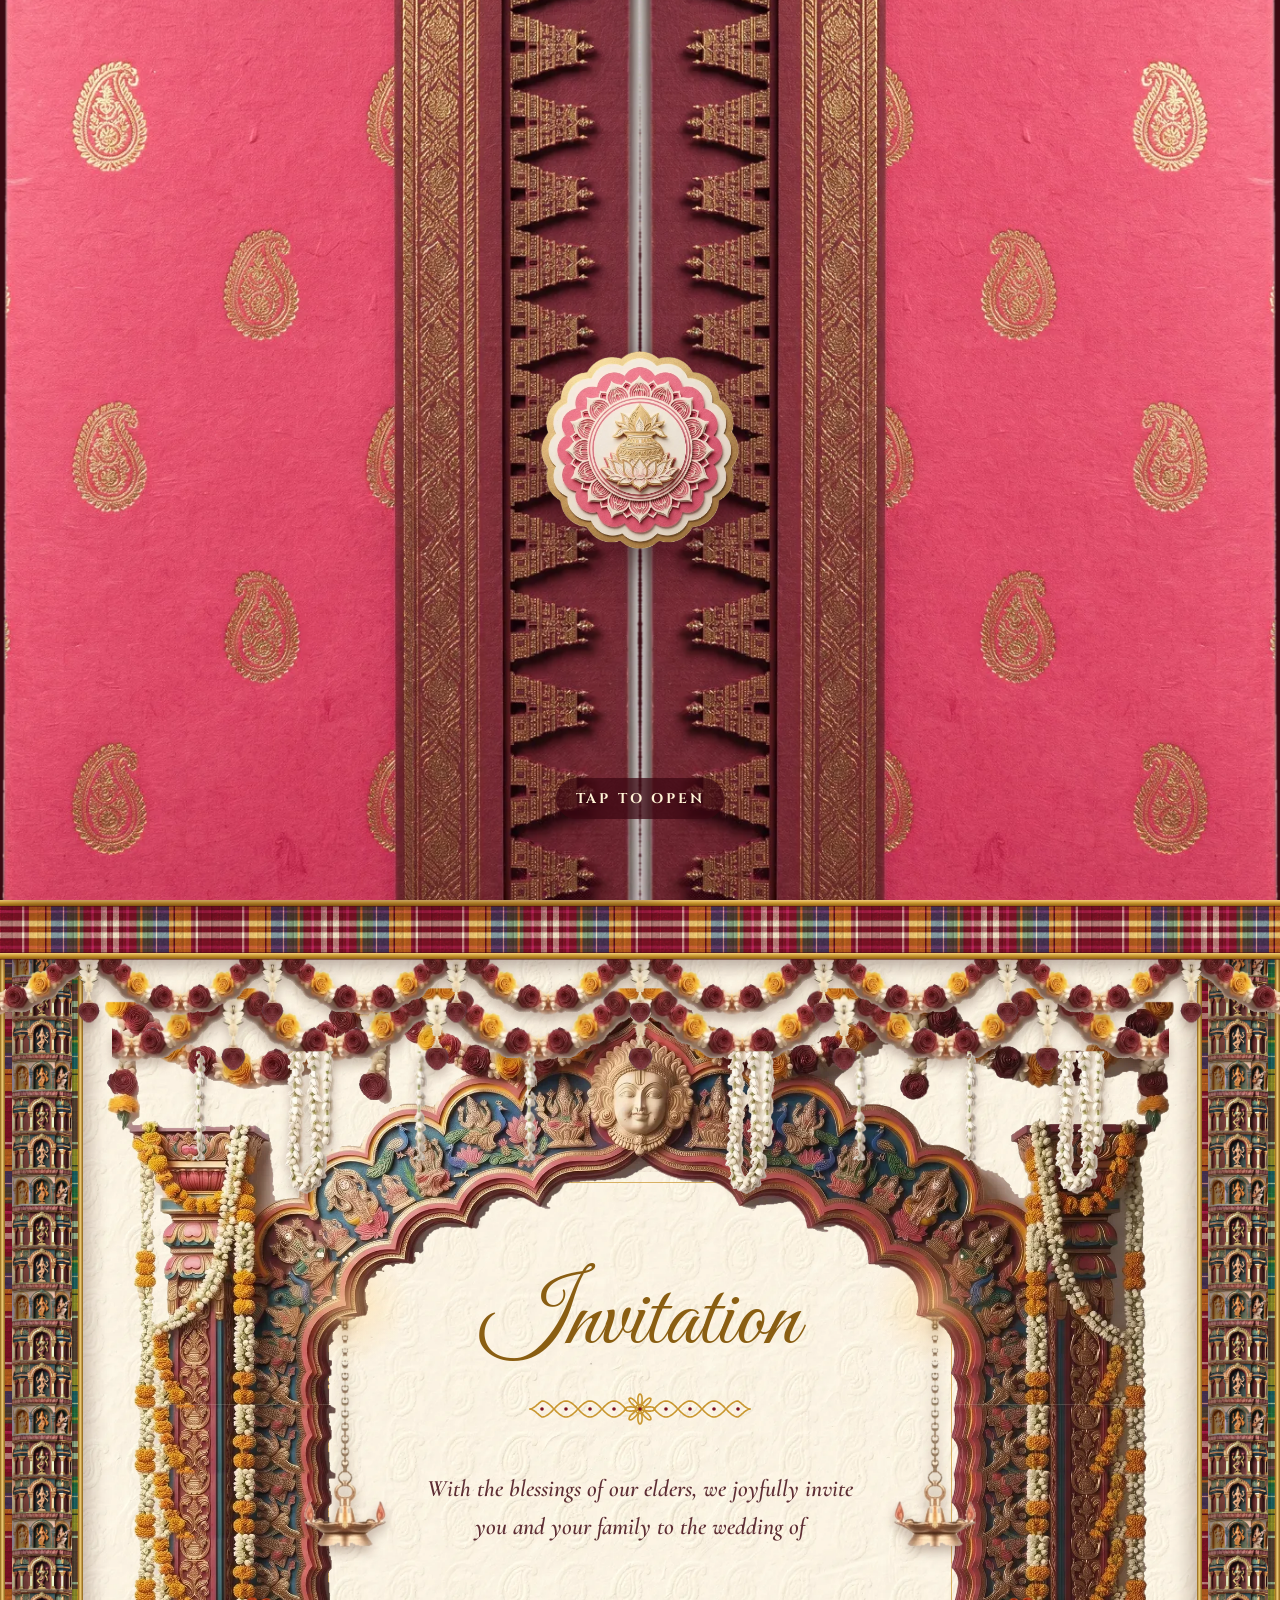
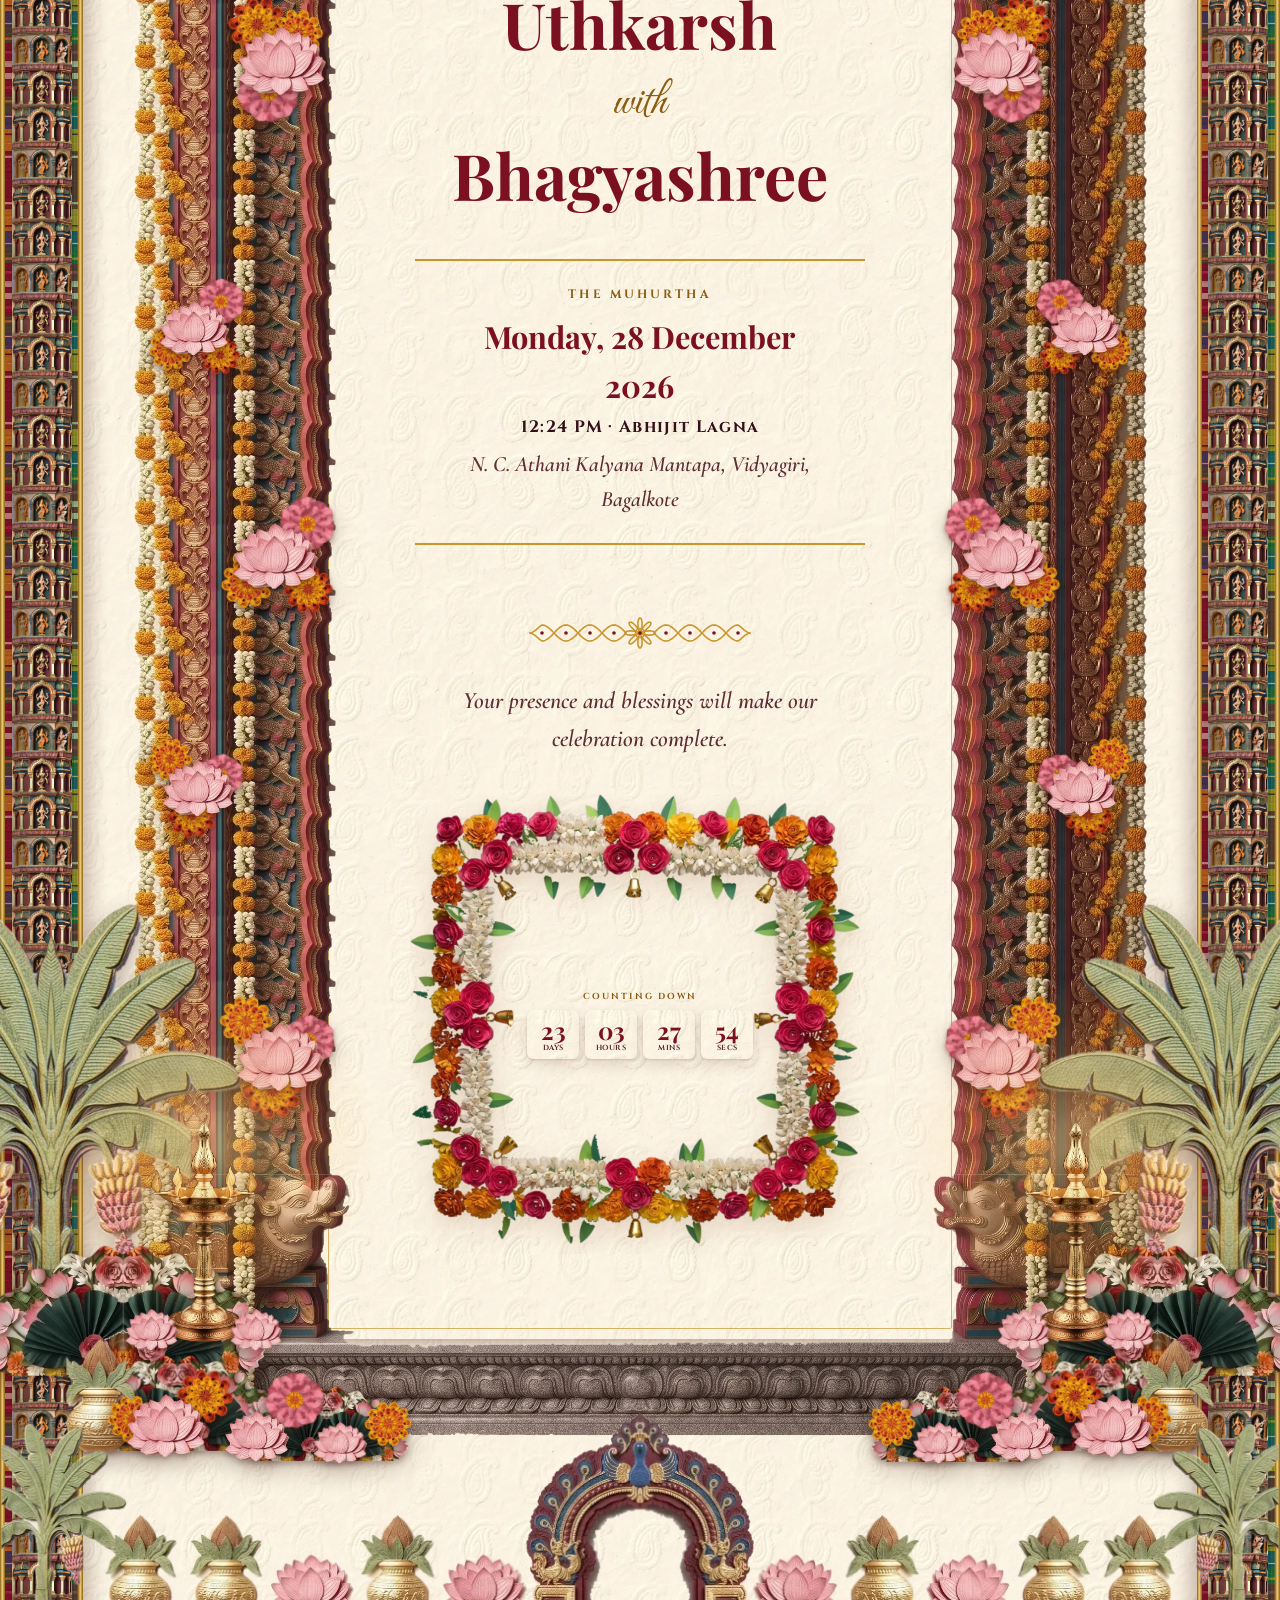
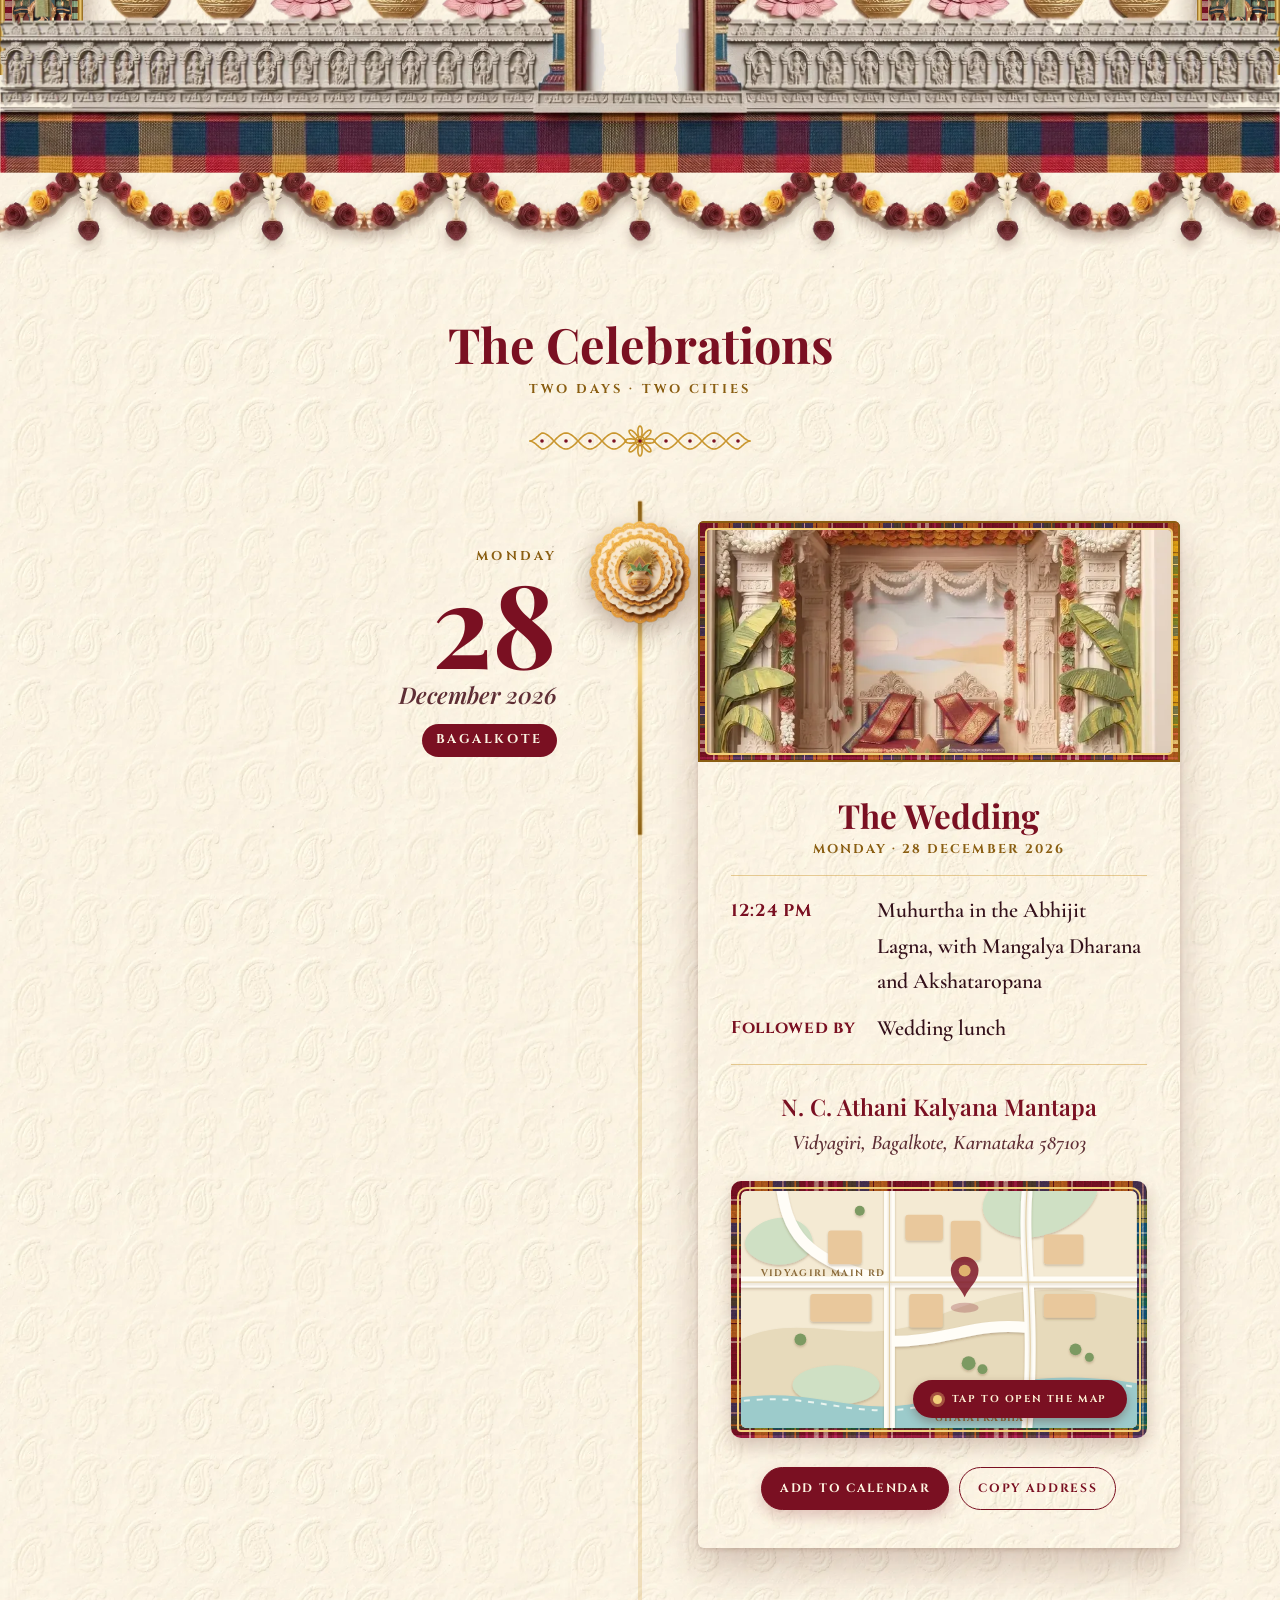
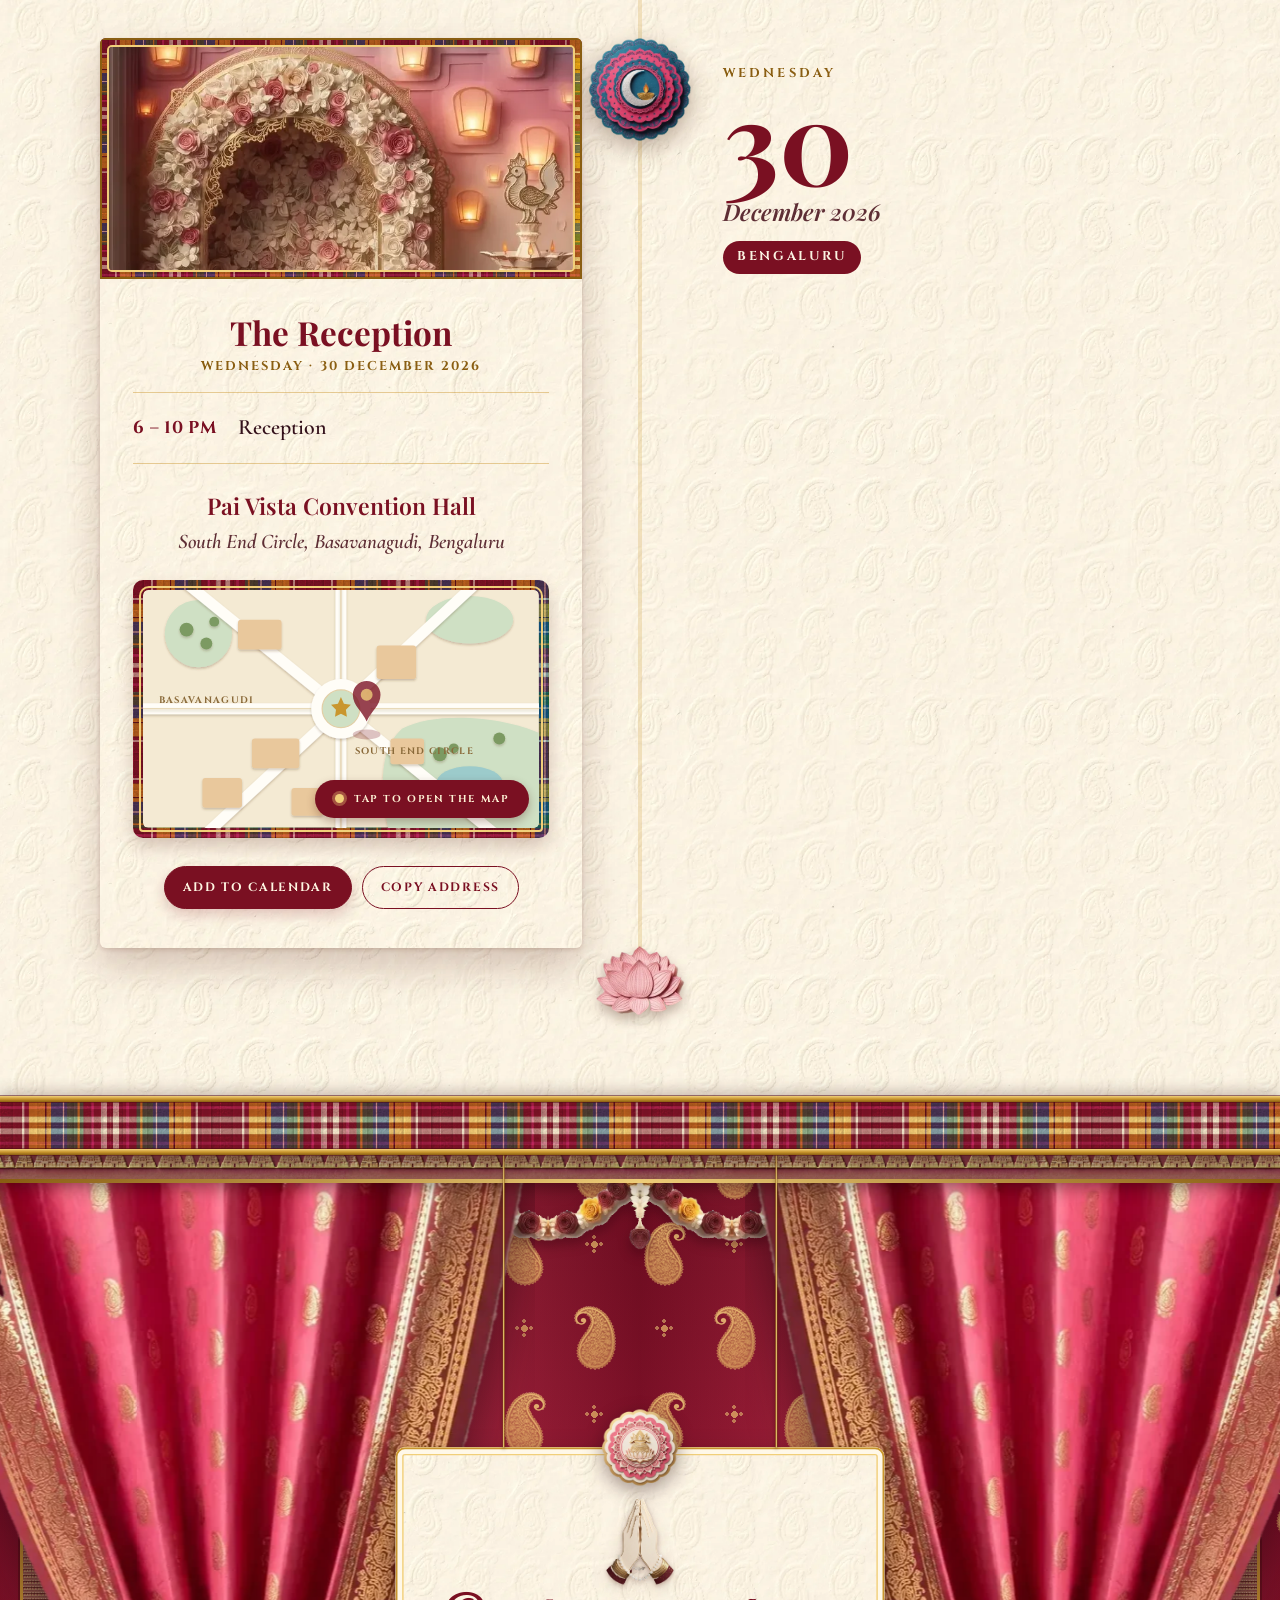
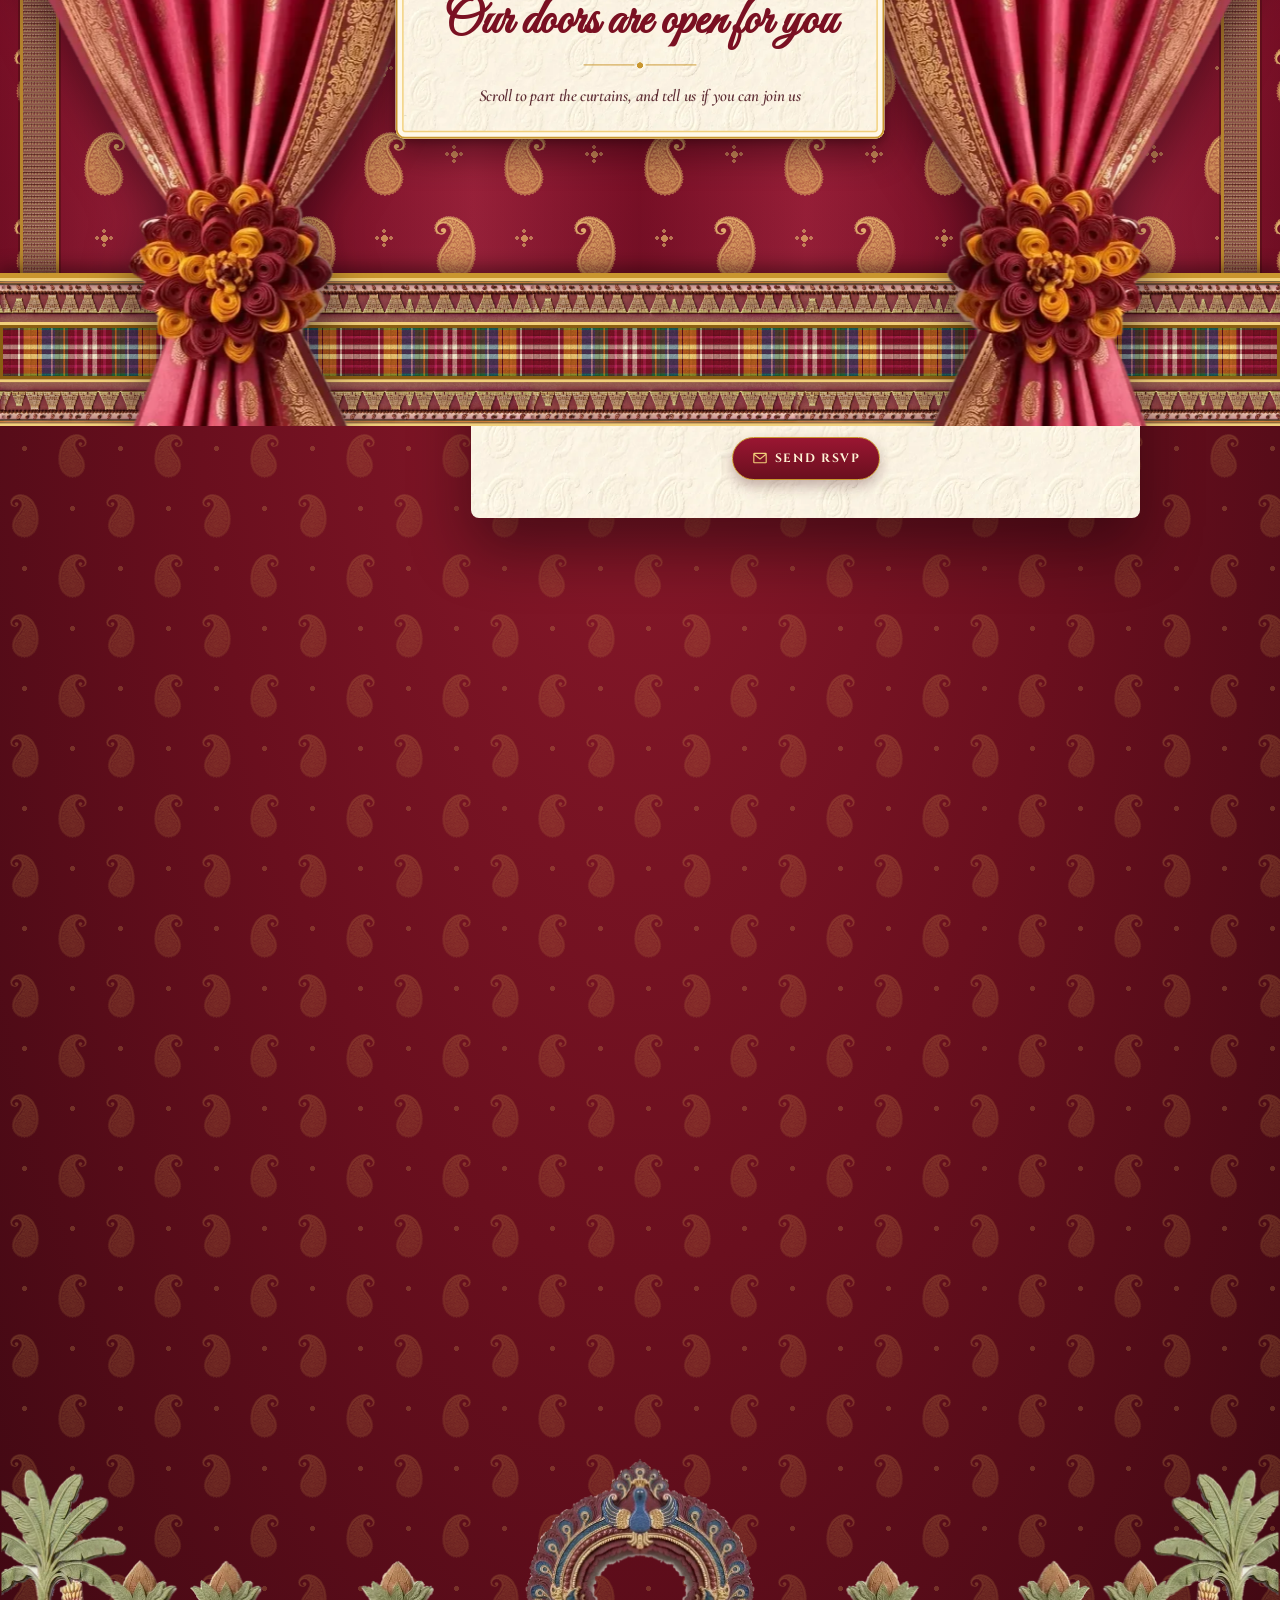
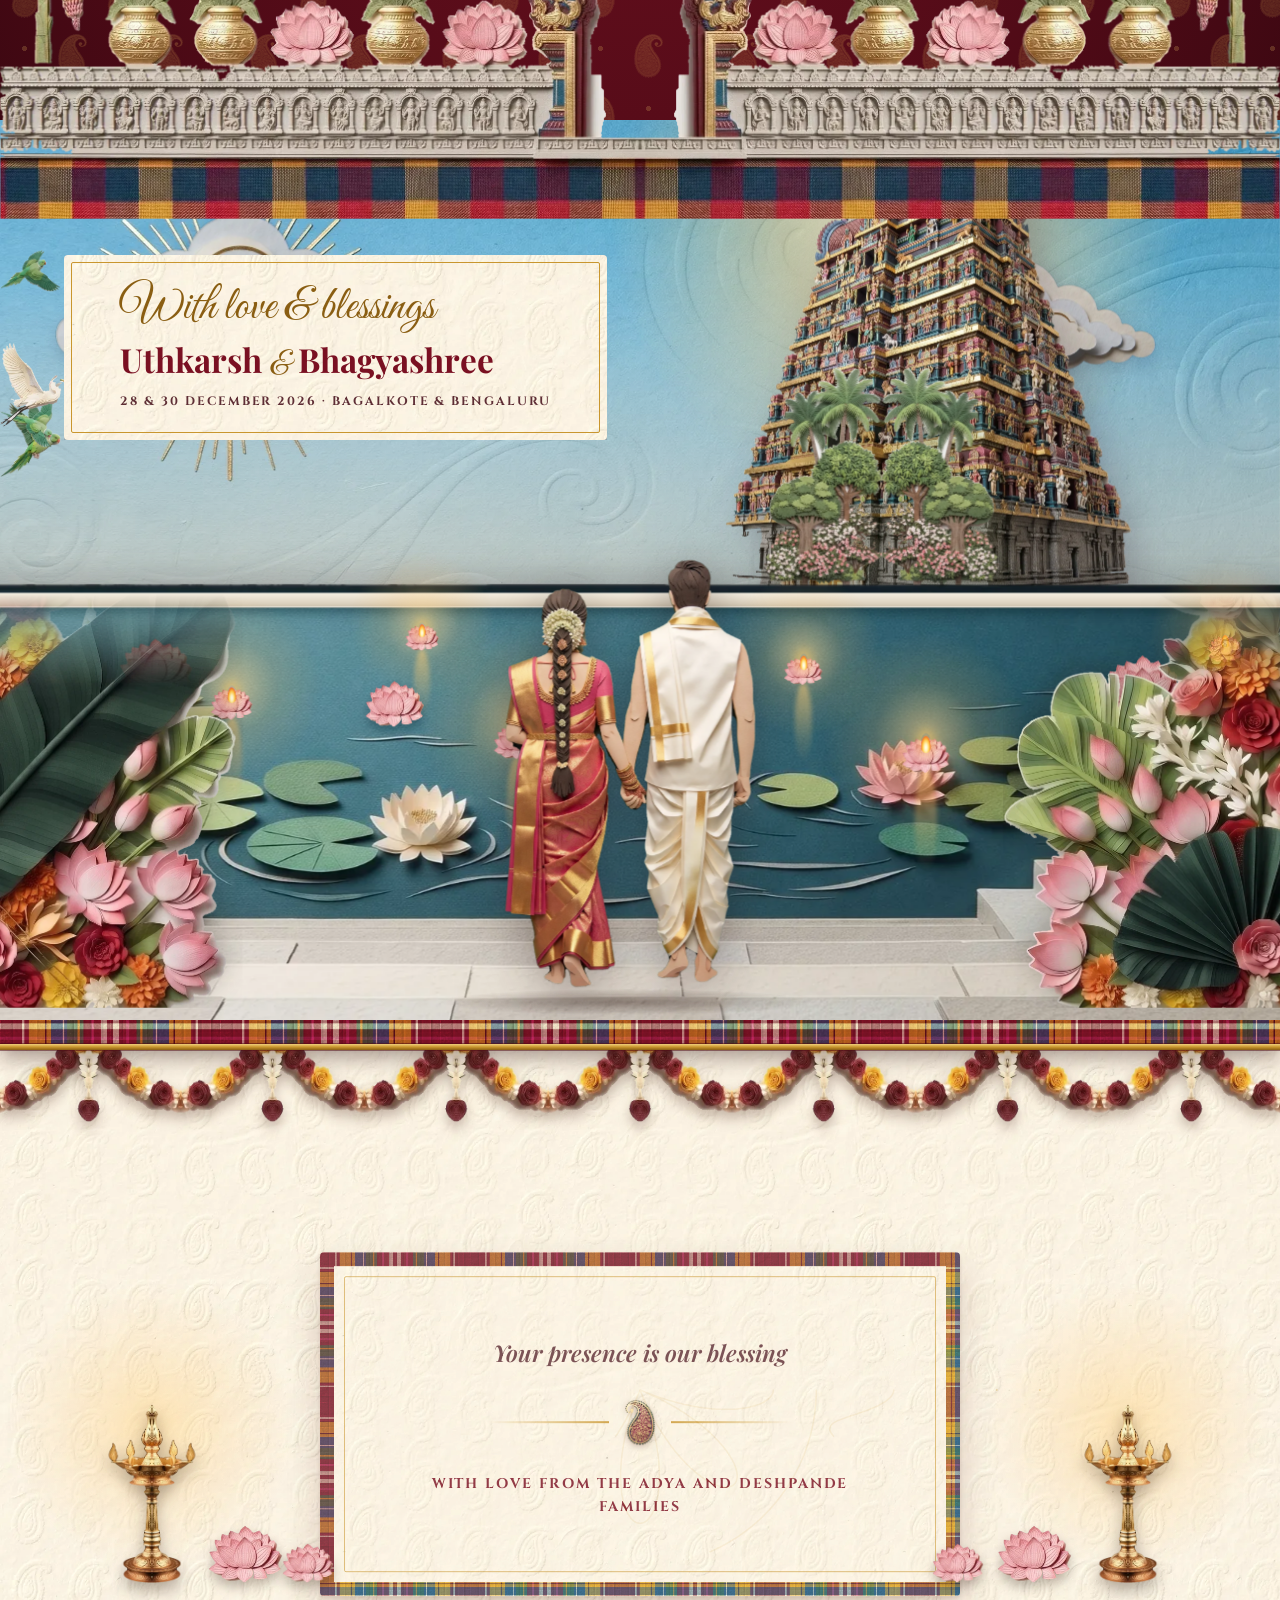
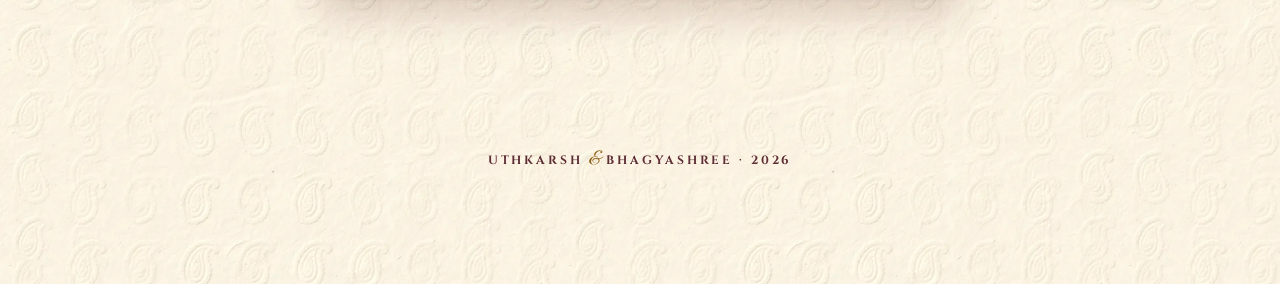
<file: index.html>
<!doctype html>
<html lang="en">
<head>
<meta charset="utf-8">
<meta name="viewport" content="width=device-width, initial-scale=1">
<meta name="robots" content="noindex, nofollow">
<meta name="theme-color" content="#7A1022">
<title>Uthkarsh &amp; Bhagyashree · Shubha Vivaha</title>
<meta name="description" content="The wedding of Uthkarsh and Bhagyashree, 28 and 30 December 2026, Bagalkote and Bengaluru.">
<meta property="og:title" content="Uthkarsh &amp; Bhagyashree · Shubha Vivaha">
<meta property="og:description" content="Wedding on 28 December 2026 in Bagalkote · Reception on 30 December 2026 in Bengaluru">
<link rel="preload" as="image" href="assets/a6-gopuram.webp">
<link rel="preload" as="image" href="assets/a1-flap.webp">
<link rel="stylesheet" href="css/style.css?v=1124c">
</head>
<body class="is-locked" data-lang="en">

<!-- ============ 0 · GATEFOLD COVER ============ -->
<div id="intro" aria-label="Invitation cover">
  <div class="flap flap-l"><img src="assets/a1-flap.webp" alt=""></div>
  <div class="flap flap-r"><img src="assets/a1-flap.webp" alt=""></div>
  <button id="seal" type="button" aria-label="Open the invitation"><img src="assets/a2-seal.webp" alt=""></button>
  <p class="intro-cta"><span class="kn kn-x">ತೆರೆಯಲು ಸ್ಪರ್ಶಿಸಿ</span><span class="en-x">Tap to open</span></p>
</div>

<!-- ============ HUD ============ -->
<button class="next-cue" type="button" aria-label="Scroll down"><svg viewBox="0 0 24 24" aria-hidden="true"><path d="M6 9.5l6 6 6-6"/></svg></button>
<button class="top-cue" type="button" aria-label="Back to the top"><svg viewBox="0 0 24 24" aria-hidden="true"><path d="M6 14.5l6-6 6 6"/></svg></button>
<div class="hud">
  <div class="progress"><i></i></div>
  <div class="hud-right">
    <div class="lang" role="group" aria-label="Language">
      <button type="button" data-set-lang="kn" class="kn">ಕನ್ನಡ</button>
      <button type="button" data-set-lang="en" aria-pressed="true">EN</button>
    </div>
    <button type="button" id="music" aria-label="Temple music" aria-pressed="false">
      <svg viewBox="0 0 24 24" aria-hidden="true"><path d="M12 2.5c.6 0 1 .4 1 1v.7a6 6 0 0 1 5 5.9v4.4l1.6 2.6a.8.8 0 0 1-.7 1.2H5.1a.8.8 0 0 1-.7-1.2L6 14.5v-4.4a6 6 0 0 1 5-5.9v-.7c0-.6.4-1 1-1Zm-2.2 17.4h4.4a2.2 2.2 0 0 1-4.4 0Z"/></svg>
      <span class="wave"><i></i><i></i><i></i></span>
    </button>
  </div>
</div>

<main>
<!-- ============ 1-3 · LANDING, APPROACH, DOORS ============ -->
<section id="hero" class="scene" aria-label="Shubha Vivaha">
  <div class="stage">
    <img class="L sky" src="assets/a3-sky.webp" alt="">
    <div class="L clouds-far">
      <img class="cloud c1" src="assets/a4-cloud2.webp" alt="">
      <img class="cloud c2" src="assets/a4-cloud4.webp" alt="">
    </div>
    <div class="L birds" aria-hidden="true"></div>
    <div class="L world">
      <img class="W skyline" src="assets/a5-skyline.webp" alt="">
      <img class="W tower" src="assets/a6-gopuram.webp" alt="">
      <div class="W door-glow"></div>
      <img class="W cloud-front" src="assets/a4-cloud3.webp" alt="">
      <img class="W grove grove-l opt" src="assets/a34-grove-l.webp" alt="">
      <img class="W grove grove-r opt" src="assets/a35-grove-r.webp" alt="">
      <div class="W mist"></div>
      <img class="W courtyard" src="assets/a7-courtyard.webp" alt="">
      <img class="W flagstaff opt" src="assets/a36-flagstaff.webp" alt="">
      <img class="W cwall" src="assets/a21-frieze.webp" alt="">
      <div class="W wband" aria-hidden="true"></div>
      <svg class="W rangoli" data-rangoli viewBox="-200 -200 400 400" aria-hidden="true"></svg>
      <img class="W heap hp-l" src="assets/a54-heap-b.webp" alt="">
      <img class="W heap hp-r" src="assets/a54-heap-b.webp" alt="">
      <img class="W banana bn-l" src="assets/a52-banana.webp" alt="">
      <img class="W banana bn-r" src="assets/a52-banana.webp" alt="">
      <div class="W basegroup" aria-hidden="true">
        <div class="strew"></div>
        <div class="lampw sm l1" style="left:15.5%"><img class="lo" src="assets/a27-lamp-off.webp" alt=""><img class="ln" src="assets/a27-lamp-on.webp" alt=""><i class="halo"></i></div>
        <div class="lampw sm r1" style="left:84.1%"><img class="lo" src="assets/a27-lamp-off.webp" alt=""><img class="ln" src="assets/a27-lamp-on.webp" alt=""><i class="halo"></i></div>
        <div class="lampw lg l2" style="left:37.2%"><img class="lo" src="assets/a27-lamp-off.webp" alt=""><img class="ln" src="assets/a27-lamp-on.webp" alt=""><i class="halo"></i></div>
        <div class="lampw lg r2" style="left:62.4%"><img class="lo" src="assets/a27-lamp-off.webp" alt=""><img class="ln" src="assets/a27-lamp-on.webp" alt=""><i class="halo"></i></div>
        <img class="lotus" src="assets/a39-lotus.webp" alt="" style="left:9.5%;--h:36%;bottom:-3%"><img class="lotus" src="assets/a39-lotus.webp" alt="" style="left:21.5%;--h:36%;bottom:-3%"><img class="lotus" src="assets/a39-lotus.webp" alt="" style="left:78.1%;--h:36%;bottom:-3%"><img class="lotus" src="assets/a39-lotus.webp" alt="" style="left:90.1%;--h:36%;bottom:-3%">
        <img class="lotus" src="assets/a39-lotus.webp" alt="" style="left:31%;--h:44%;bottom:-6%"><img class="lotus" src="assets/a39-lotus.webp" alt="" style="left:43.4%;--h:44%;bottom:-6%"><img class="lotus" src="assets/a39-lotus.webp" alt="" style="left:56.2%;--h:44%;bottom:-6%"><img class="lotus" src="assets/a39-lotus.webp" alt="" style="left:68.6%;--h:44%;bottom:-6%">
        <img class="lotus" src="assets/a39-lotus.webp" alt="" style="left:26.2%;--h:30%;bottom:-8%"><img class="lotus" src="assets/a39-lotus.webp" alt="" style="left:73.4%;--h:30%;bottom:-8%">
      </div>
    </div>
    <div class="L names-shade"></div>
    <div class="L names">
      <p class="kn names-kn" data-i18n="shubha">Shubha Vivaha</p>
      <h1 class="names-main"><span class="nm" data-split>Uthkarsh</span><span class="amp">&amp;</span><span class="nm" data-split>Bhagyashree</span></h1>
    </div>
    <div class="L petals hero-shower" data-petals="12"></div>
    <img class="L fol fol-l" src="assets/a8-foliage-l-hero.webp" alt="">
    <img class="L fol fol-r" src="assets/a9-foliage-r-hero.webp" alt="">
    <div class="L sheet"><div class="sheet-band"></div><div class="sheet-paper"></div></div>
    <p class="L scroll-cue"><span data-i18n="scroll">Scroll</span><i></i></p>
  </div>
</section>

<!-- ============ 5-6 · INVITATION + COUNTDOWN ============ -->
<section id="invite" class="paper">
  <div class="rail" aria-hidden="true"><div class="rail-band"></div><div class="festoon"></div></div>
  <div class="side side-l"><div class="pillar-strip"></div></div>
  <div class="side side-r"><div class="pillar-strip"></div></div>
  <div class="torana">
    <div class="t-art" aria-hidden="true">
      <img class="t-top" src="assets/a17-top.webp" alt="">
      <div class="t-mid"></div>
      <img class="t-bot" src="assets/a17-bot.webp" alt="">
    </div>
    <div class="t-deco" aria-hidden="true"></div>
  <article class="panel invite-panel">
    <img class="butta tl" src="assets/a31-butta.webp" alt=""><img class="butta tr" src="assets/a31-butta.webp" alt="">
    <img class="butta bl" src="assets/a31-butta.webp" alt=""><img class="butta br" src="assets/a31-butta.webp" alt="">

    <header class="sec-head">
      <p class="kn sec-kn kn-x" data-c="up">ಮದುವೆಯ ಆಮಂತ್ರಣ</p>
      <h2 class="script sec-script" data-c="write">Invitation</h2>
      <svg class="kolam kolam-div" data-kolam="div" viewBox="0 0 300 40" aria-hidden="true"></svg>
    </header>

    <p class="lead" data-c="up" data-i18n="lead">With the blessings of our elders, we joyfully invite you and your family to the wedding of</p>

    <div class="couple">
      <div class="person">
        <h3 class="pname" data-c="words" data-i18n="groom">Uthkarsh</h3>
      </div>
      <p class="weds script" data-c="write" data-i18n="weds">with</p>
      <div class="person">
        <h3 class="pname" data-c="words" data-i18n="bride">Bhagyashree</h3>
      </div>
    </div>

    <div class="muhurtha" data-c="frame">
      <p class="m-label" data-i18n="mLabel">The Muhurtha</p>
      <p class="m-date" data-i18n="mDate">Monday, 28 December 2026</p>
      <p class="m-time" data-i18n="mTime">12:24 PM · Abhijit Lagna</p>
      <p class="m-where" data-i18n="mWhere">N. C. Athani Kalyana Mantapa, Vidyagiri, Bagalkote</p>
    </div>

    <svg class="kolam kolam-div" data-kolam="div" viewBox="0 0 300 40" aria-hidden="true"></svg>
    <p class="lead" data-c="up" data-i18n="close">Your presence and blessings will make our celebration complete.</p>

    <div class="countdown rv" aria-live="off">
      <img class="garland" src="assets/a20-garland.webp" alt="">
      <div class="cd-lamp l" aria-hidden="true"><div class="litlamp"><img src="assets/a27-lamp-on.webp" alt=""></div></div>
      <div class="cd-lamp r" aria-hidden="true"><div class="litlamp"><img src="assets/a27-lamp-on.webp" alt=""></div></div>
      <div class="cd-inner">
        <p class="cd-label" data-i18n="cdLabel">Counting down</p>
        <div class="cd-grid">
          <div><b data-cd="d">00</b><span data-i18n="days">Days</span></div>
          <div><b data-cd="h">00</b><span data-i18n="hours">Hours</span></div>
          <div><b data-cd="m">00</b><span data-i18n="mins">Mins</span></div>
          <div><b data-cd="s">00</b><span data-i18n="secs">Secs</span></div>
        </div>
      </div>
    </div>
  </article>
  </div>
  <div class="frieze" aria-hidden="true"><img src="assets/a21-frieze.webp" alt=""><div class="festoon hang"></div></div>
</section>

<!-- ============ 7 · THE CELEBRATIONS ============ -->
<section id="celebrations" class="paper">
  <header class="sec-head">
    <p class="kn sec-kn kn-x" data-c="up">ಶುಭ ಸಂಭ್ರಮ</p>
    <h2 class="sec-title" data-c="words" data-i18n="celTitle">The Celebrations</h2>
    <p class="sec-sub" data-c="up" data-i18n="celSub">Two days · two cities</p>
    <svg class="kolam kolam-div" data-kolam="div" viewBox="0 0 300 40" aria-hidden="true"></svg>
  </header>
  <div class="timeline">
    <div class="tl-thread" aria-hidden="true"><i></i></div>
    <img class="tl-end" src="assets/a39-lotus.webp" alt="">
    <article class="event ev-a">
      <div class="ev-side"><p class="ev-wk" data-i18n="wedWk">Monday</p><p class="ev-day">28</p><p class="ev-mon" data-i18n="monYear">December 2026</p><p class="ev-place" data-i18n="wedPlace">Bagalkote</p></div>
      <div class="ev-node"><img class="medal" src="assets/a24-med-wedding.webp" alt=""></div>
      <div class="card">
        <div class="shadowbox"><img src="assets/a22-wedding.webp" alt="A paper diorama of a wedding mandapa at sunrise"></div>
        <div class="card-body">
          <p class="ev-kn kn kn-x">ವಿವಾಹ</p>
          <h3 class="ev-title" data-i18n="wedTitle">The Wedding</h3>
          <p class="ev-date" data-i18n="wedDate">Monday · 28 December 2026</p>
          <dl class="ev-rows">
            <dt data-i18n="wedTime">12:24 PM</dt><dd data-i18n="wedWhat">Muhurtha in the Abhijit Lagna, with Mangalya Dharana and Akshataropana</dd>
            <dt data-i18n="wedFeastWhen">Followed by</dt><dd data-i18n="wedFeast">Wedding lunch</dd>
          </dl>
          <p class="ev-venue"><b data-i18n="wedVenue">N. C. Athani Kalyana Mantapa</b><span data-i18n="vAddrWed">Vidyagiri, Bagalkote, Karnataka 587103</span></p>
          <div class="mount"><a class="map" target="_blank" rel="noopener" href="https://maps.app.goo.gl/onUVFDoFLpxTTJVK7" data-src="https://maps.google.com/maps?q=N%20C%20Athani%20Kalyana%20Mantap%2C%20Vidyagiri%2C%20Bagalkot%2C%20Karnataka%20587103&amp;z=16&amp;output=embed" data-title="Map to N. C. Athani Kalyana Mantapa">
            <svg class="illus" data-illus="wed" viewBox="0 0 400 240" aria-hidden="true"></svg><span class="map-tag"><b data-i18n="wedVenue">N. C. Athani Kalyana Mantapa</b><span data-i18n="mapTap">Tap to open the map</span></span>
          </a></div>
          <div class="btns">
            <a class="btn" target="_blank" rel="noopener" href="https://calendar.google.com/calendar/render?action=TEMPLATE&amp;text=Wedding%20of%20Uthkarsh%20%26%20Bhagyashree&amp;dates=20261228T063000Z/20261228T093000Z&amp;details=Muhurtha%20at%2012%3A24%20PM%20(Abhijit%20Lagna)%2C%20followed%20by%20the%20wedding%20feast.&amp;location=N.%20C.%20Athani%20Kalyana%20Mantapa%2C%20Vidyagiri%2C%20Bagalkote%20587103" data-i18n="addCal">Add to calendar</a>
            <button class="btn ghost" type="button" data-copy="N. C. Athani Kalyana Mantapa, Vidyagiri, Bagalkote, Karnataka 587103" data-i18n="copyAddr">Copy address</button>
          </div>
        </div>
      </div>
    </article>
    <article class="event ev-b">
      <div class="ev-side"><p class="ev-wk" data-i18n="recWk">Wednesday</p><p class="ev-day">30</p><p class="ev-mon" data-i18n="monYear">December 2026</p><p class="ev-place" data-i18n="recPlace">Bengaluru</p></div>
      <div class="ev-node"><img class="medal" src="assets/a24-med-reception.webp" alt=""></div>
      <div class="card">
        <div class="shadowbox"><img src="assets/a23-reception.webp" alt="A paper diorama of an evening reception with lanterns"></div>
        <div class="card-body">
          <p class="ev-kn kn kn-x">ಆರತಕ್ಷತೆ</p>
          <h3 class="ev-title" data-i18n="recTitle">The Reception</h3>
          <p class="ev-date" data-i18n="recDate">Wednesday · 30 December 2026</p>
          <dl class="ev-rows">
            <dt data-i18n="recTime">6 – 10 PM</dt><dd data-i18n="recWhat">Reception</dd>
          </dl>
          <p class="ev-venue"><b data-i18n="recVenue">Pai Vista Convention Hall</b><span data-i18n="vAddrRec">South End Circle, Basavanagudi, Bengaluru</span></p>
          <div class="mount"><a class="map" target="_blank" rel="noopener" href="https://maps.app.goo.gl/LvfdA4hSn5NFWWfX7" data-src="https://maps.google.com/maps?q=12.937926,77.5787204&amp;z=16&amp;output=embed" data-title="Map to Pai Vista Convention Hall">
            <svg class="illus" data-illus="rec" viewBox="0 0 400 240" aria-hidden="true"></svg><span class="map-tag"><b data-i18n="recVenue">Pai Vista Convention Hall</b><span data-i18n="mapTap">Tap to open the map</span></span>
          </a></div>
          <div class="btns">
            <a class="btn" target="_blank" rel="noopener" href="https://calendar.google.com/calendar/render?action=TEMPLATE&amp;text=Reception%20of%20Uthkarsh%20%26%20Bhagyashree&amp;dates=20261230T123000Z/20261230T163000Z&amp;location=Pai%20Vista%20Convention%20Hall%2C%20South%20End%20Circle%2C%20Basavanagudi%2C%20Bengaluru" data-i18n="addCal">Add to calendar</a>
            <button class="btn ghost" type="button" data-copy="Pai Vista Convention Hall, South End Circle, Basavanagudi, Bengaluru" data-i18n="copyAddr">Copy address</button>
          </div>
        </div>
      </div>
    </article>
  </div>
</section>

<!-- ============ 9 · RSVP ============ -->
<section id="rsvp">
<div class="rsvp-stage">
  <div class="rail" aria-hidden="true"><div class="rail-band"></div><div class="festoon"></div></div>
  <div class="madras-band" aria-hidden="true"></div>
  <div class="drapes" aria-hidden="true">
    <div class="silk"><div class="silk-fest"></div><i class="zari zl"></i><i class="zari zr"></i><div class="silk-pallu"><div class="sp-temple"></div><div class="sp-madras"></div><div class="sp-temple flip"></div></div></div>
    <div class="valance"></div>
    <div class="drape drape-l"><picture><source media="(max-aspect-ratio: 3/5)" srcset="assets/a26-drape-tall.webp"><img src="assets/a26-drape.webp" alt=""></picture></div>
    <div class="drape drape-r"><picture><source media="(max-aspect-ratio: 3/5)" srcset="assets/a26-drape-tall.webp"><img src="assets/a26-drape.webp" alt=""></picture></div>
    <div class="sp-wrap">
      <div class="silk-plaque"><i class="cord cl"></i><i class="cord cr"></i><img class="sp-seal" src="assets/a2-seal.webp" alt="">
        <img class="sp-hands" src="assets/a61-namaste.webp" alt="Folded hands">
        <p class="sp-title" data-i18n="spTitle">Our doors are open for you</p>
        <span class="sp-rule"></span>
        <p class="sp-sub" data-i18n="spSub">Scroll to part the curtains, and tell us if you can join us</p>
      </div>
    </div>
  </div>
  <div class="rsvp-inner">
    <header class="sec-head light">
      <p class="kn sec-kn kn-x" data-c="up">ತಾವು ಬರುವಿರಾ?</p>
      <h2 class="sec-title" data-c="words" data-i18n="rsvpTitle">Will you join us?</h2>
      <p class="sec-sub" data-c="up" data-i18n="rsvpSub">Kindly let us know if you can join us</p>
      <svg class="kolam kolam-div" data-kolam="div" viewBox="0 0 300 40" aria-hidden="true"></svg>
    </header>
    <div class="rsvp-row">
      <div class="lamp" aria-hidden="true">
        <img class="lamp-off" src="assets/a27-lamp-off.webp" alt="">
        <img class="lamp-on" src="assets/a27-lamp-on.webp" alt="">
      </div>
      <form class="rsvp-card rv" id="rsvpForm" novalidate>
        <label class="f"><span data-i18n="fName">Your name</span><input name="name" autocomplete="name" required></label>
        <label class="f"><span data-i18n="fGuests">Guests, including you</span>
          <select name="guests"><option>1</option><option selected>2</option><option>3</option><option>4</option><option>5</option><option>6</option><option>7</option><option>8</option><option>9</option><option>10</option></select>
        </label>
        <fieldset class="f">
          <legend data-i18n="fAttend">I will attend</legend>
          <label class="chk"><input type="checkbox" name="wed" checked><span data-i18n="optWed">Wedding · 28 Dec, Bagalkote</span></label>
          <label class="chk"><input type="checkbox" name="rec" checked><span data-i18n="optRec">Reception · 30 Dec, Bengaluru</span></label>
        </fieldset>
        <label class="f"><span data-i18n="fNote">A note for the couple</span><textarea name="note" rows="2"></textarea></label>
        <div class="btns">
          <button class="btn wa" type="submit" id="rsvpSend"><svg viewBox="0 0 24 24" aria-hidden="true"><path d="M3 6.5A1.5 1.5 0 0 1 4.5 5h15A1.5 1.5 0 0 1 21 6.5v11a1.5 1.5 0 0 1-1.5 1.5h-15A1.5 1.5 0 0 1 3 17.5Zm1.9.3 7.1 5.6 7.1-5.6Zm14.6 1.6-7 5.5a.8.8 0 0 1-1 0l-7-5.5v9.1h15Z"/></svg><span data-i18n="send">Send RSVP</span></button>
        </div>
        <p class="thanks" data-i18n="thanks" hidden>Thank you, we have received your RSVP. We look forward to welcoming you.</p>
      </form>
    </div>
  </div>
</div>
<div class="rsvp-hold" aria-hidden="true"></div>
  <div class="frieze" aria-hidden="true"><img src="assets/a21-frieze.webp" alt=""></div>
</section>

<!-- ============ 10 · FINALE ============ -->
<section id="finale" class="scene" aria-label="With love and blessings">
  <div class="stage">
    <img class="L sky" src="assets/a3-sky.webp" alt="">
    <div class="L f-dusk"></div>
    <div class="L fworld">
      <div class="F f-sun"></div>
      <img class="F f-cloud fc1" src="assets/a4-cloud3.webp" alt="">
      <img class="F f-cloud fc2" src="assets/a4-cloud1.webp" alt="">
      <img class="F f-tower" src="assets/a6-gopuram.webp" alt="">
      <img class="F f-grove-l opt" src="assets/a34-grove-l.webp" alt="">
      <img class="F f-grove-r opt" src="assets/a35-grove-r.webp" alt="">
      <img class="F f-tank" src="assets/a28-tank.webp" alt="">
      <div class="F f-bank"></div>
      <img class="F f-lotus fl1" src="assets/a39-lotus.webp" alt="" style="--d:5.2s">
      <img class="F f-lotus fl2" src="assets/a39-lotus.webp" alt="" style="--d:6.1s;--dl:-2s">
      <img class="F f-lotus fl3" src="assets/a39-lotus.webp" alt="" style="--d:4.6s;--dl:-1s">
      <div class="F f-diyas"></div>
      <div class="F f-contact"></div>
      <img class="F f-couple" src="assets/a29-couple.webp" alt="">
      <div class="F f-flower fl-l"><img src="assets/a8-foliage-l.webp" alt=""></div>
      <div class="F f-flower fl-r"><img src="assets/a9-foliage-r.webp" alt=""></div>
    </div>
    <div class="L birds" aria-hidden="true"></div>
    <div class="L petals" data-petals="6"></div>
    <div class="L f-text">
      <div class="ribbon">
        <p class="kn f-kn kn-x">ಶುಭವಾಗಲಿ</p>
        <p class="script f-script" data-i18n="withLove">With love &amp; blessings</p>
        <p class="f-names">Uthkarsh <span>&amp;</span> Bhagyashree</p>
        <p class="f-date" data-i18n="heroDate">28 &amp; 30 December 2026 · Bagalkote &amp; Bengaluru</p>
      </div>
    </div>
  </div>
</section>

<!-- ============ CLOSING ============ -->
<section id="closing" class="paper">
  <div class="madras-band" aria-hidden="true"></div>
  <div class="festoon top-fest" aria-hidden="true"></div>
  <div class="closing-wrap">
    <svg class="kolam kolam-big" data-kolam="big" viewBox="-200 -200 400 400" aria-hidden="true"></svg>
    <div class="flank flank-l" aria-hidden="true"><div class="litlamp"><img src="assets/a27-lamp-on.webp" alt=""></div><img class="kal lot" src="assets/a39-lotus.webp" alt=""><img class="kal lot sm" src="assets/a39-lotus.webp" alt=""></div>
    <article class="panel closing-panel" data-c="rise">
    <p class="kn close-kn kn-x">ತಮ್ಮ ಆಗಮನವೇ ನಮಗೆ ಆಶೀರ್ವಾದ</p>
    <p class="close-en" data-i18n="presence">Your presence is our blessing</p>
    <div class="divider" aria-hidden="true"><i></i><img src="assets/a31-butta.webp" alt=""><i></i></div>
    <p class="families" data-i18n="families">With love from the Adya and Deshpande families</p>
  </article>
    <div class="flank flank-r" aria-hidden="true"><div class="litlamp"><img src="assets/a27-lamp-on.webp" alt=""></div><img class="kal lot" src="assets/a39-lotus.webp" alt=""><img class="kal lot sm" src="assets/a39-lotus.webp" alt=""></div>
  </div>
  <footer class="foot"><p>Uthkarsh <span>&amp;</span> Bhagyashree · 2026</p></footer>
</section>
</main>

<noscript><style>#intro{display:none}body.is-locked{overflow:auto}</style></noscript>
<script src="vendor/gsap.min.js"></script>
<script src="vendor/ScrollTrigger.min.js"></script>
<script src="vendor/lenis.min.js"></script>
<script src="js/app.js?v=1124c"></script>
</body>
</html>
</file>
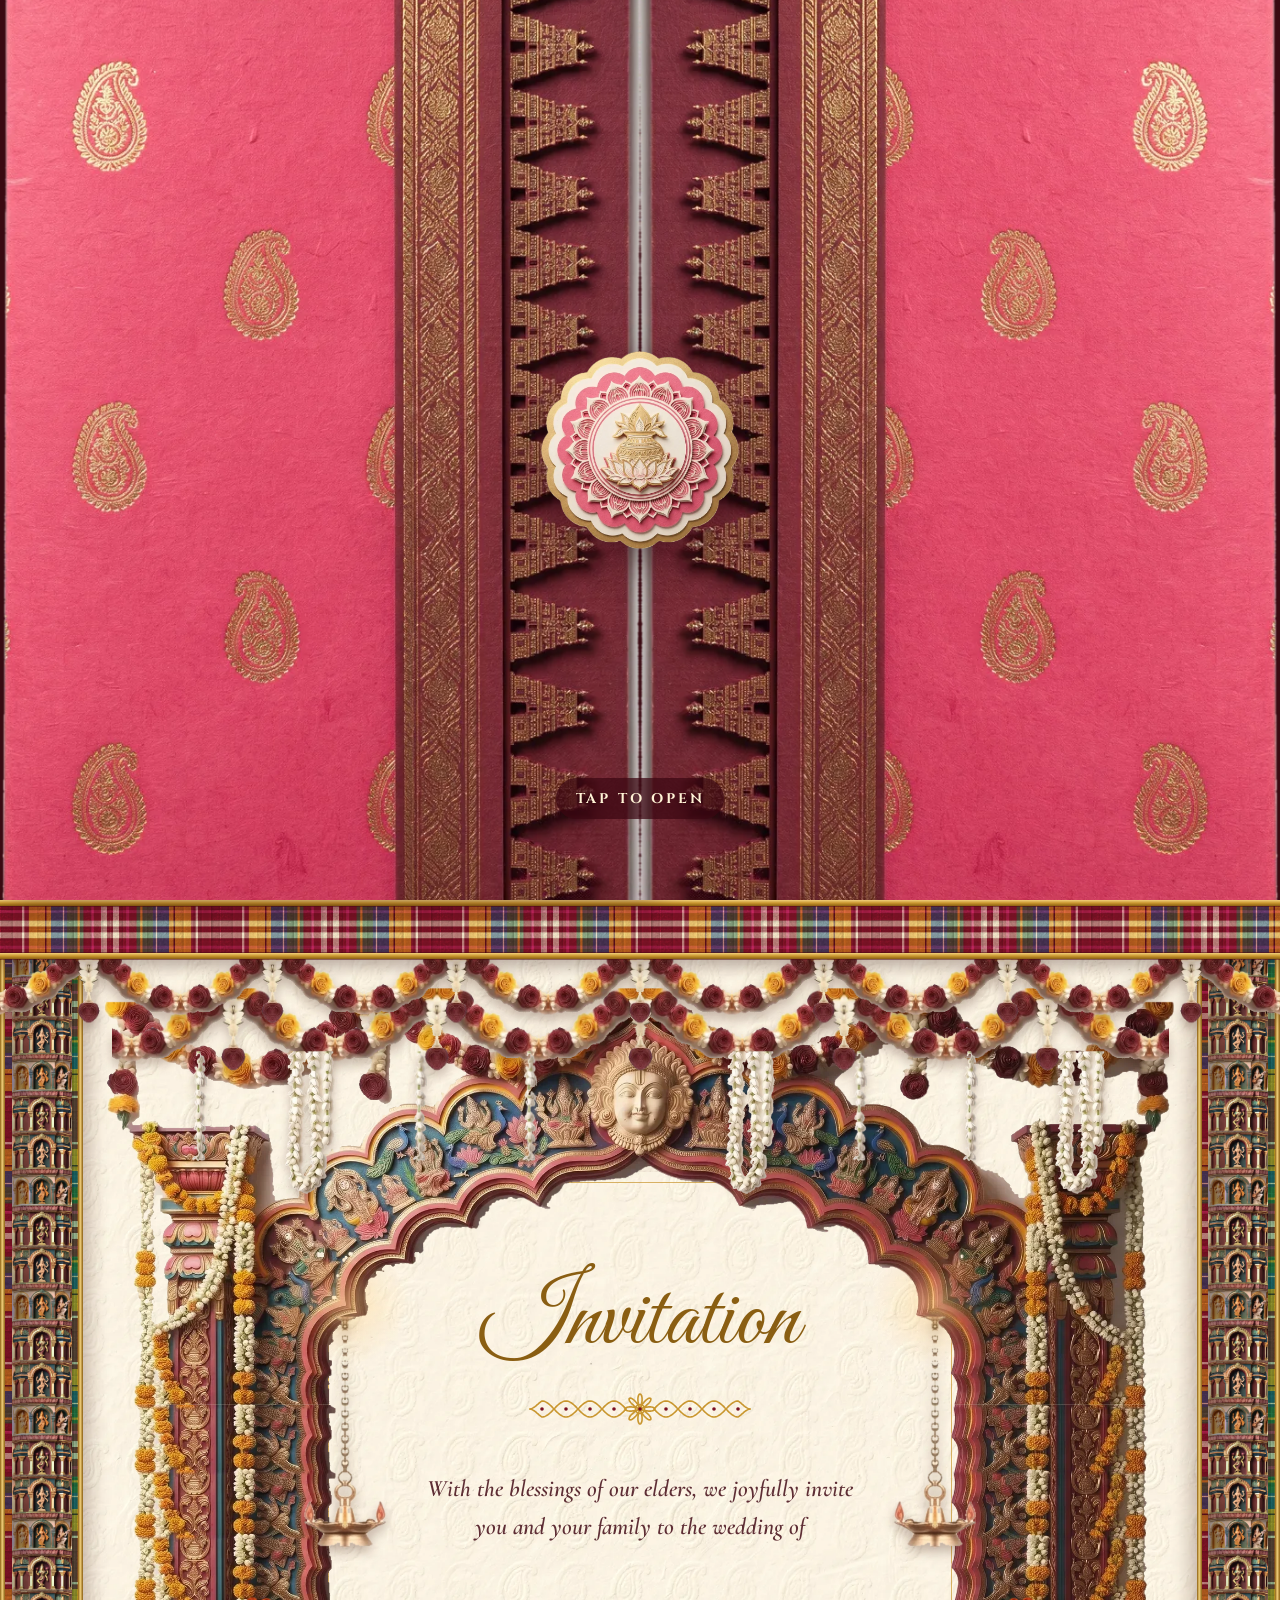
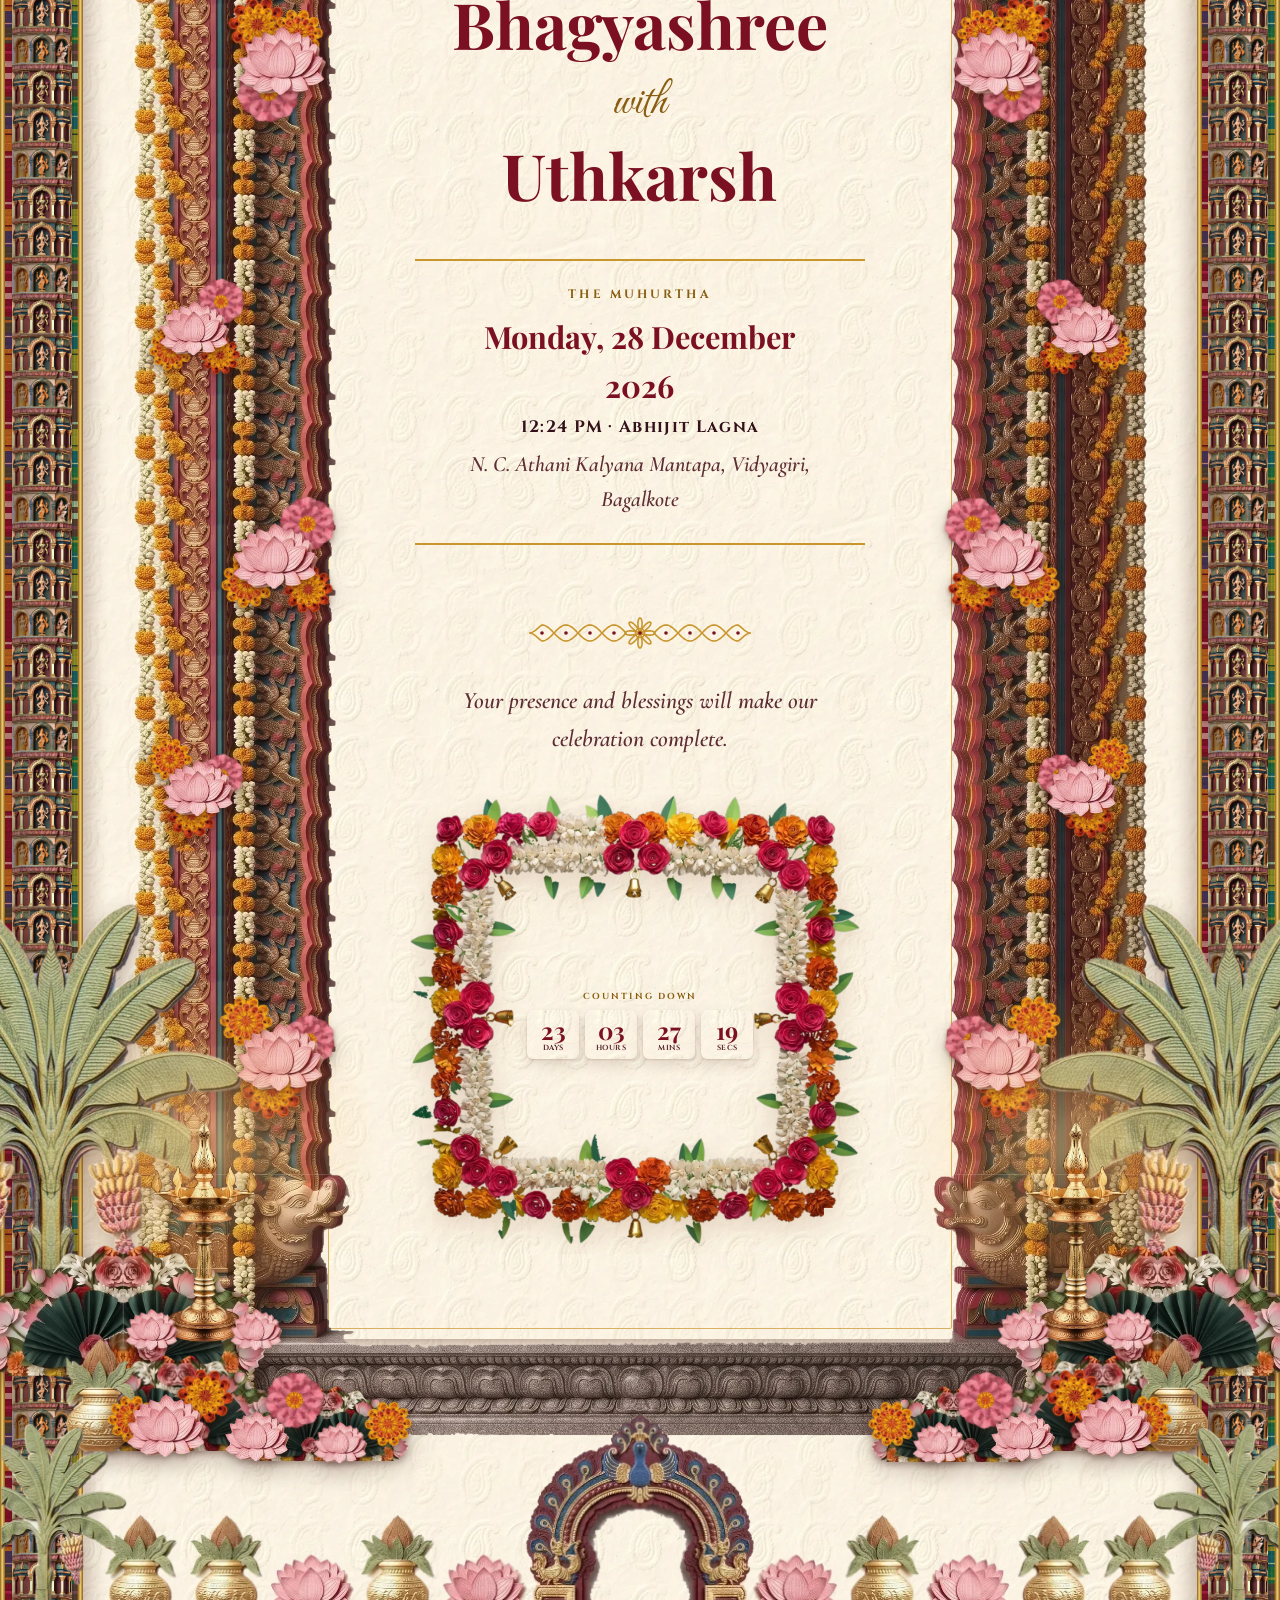
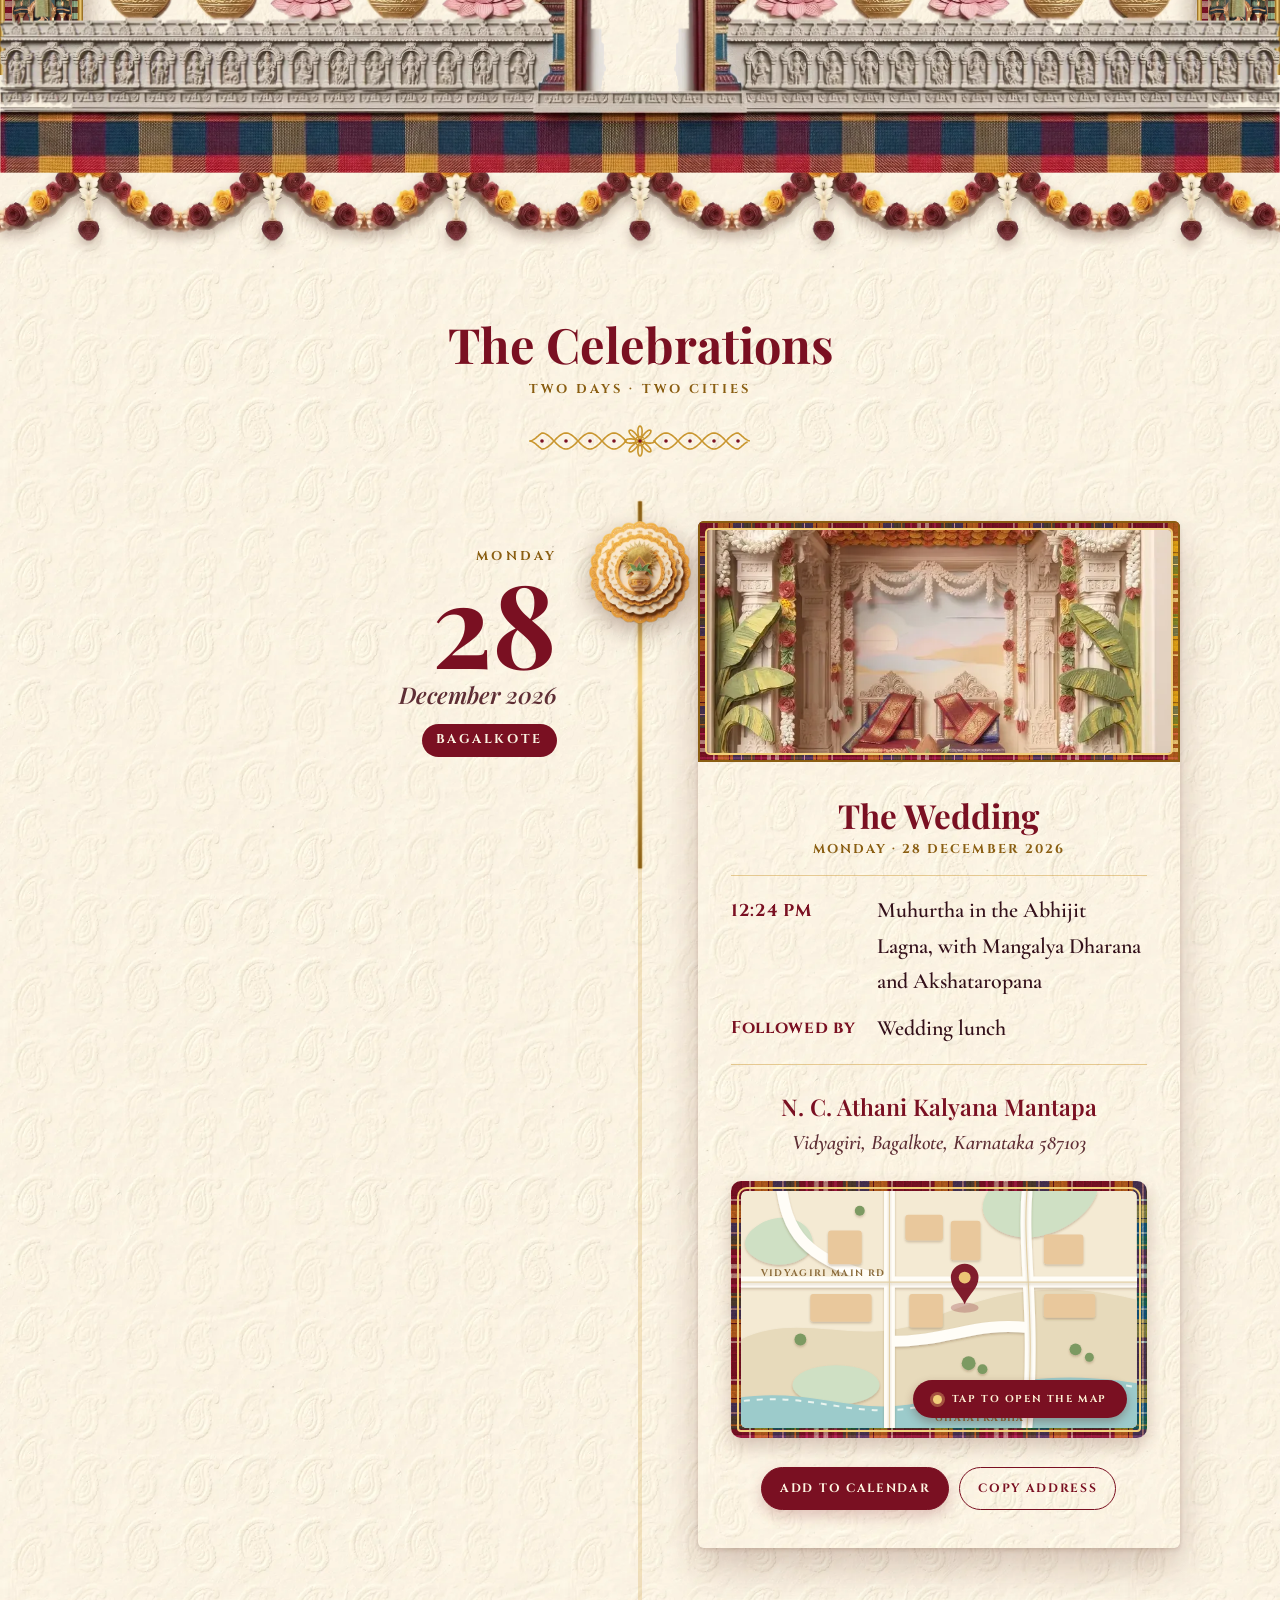
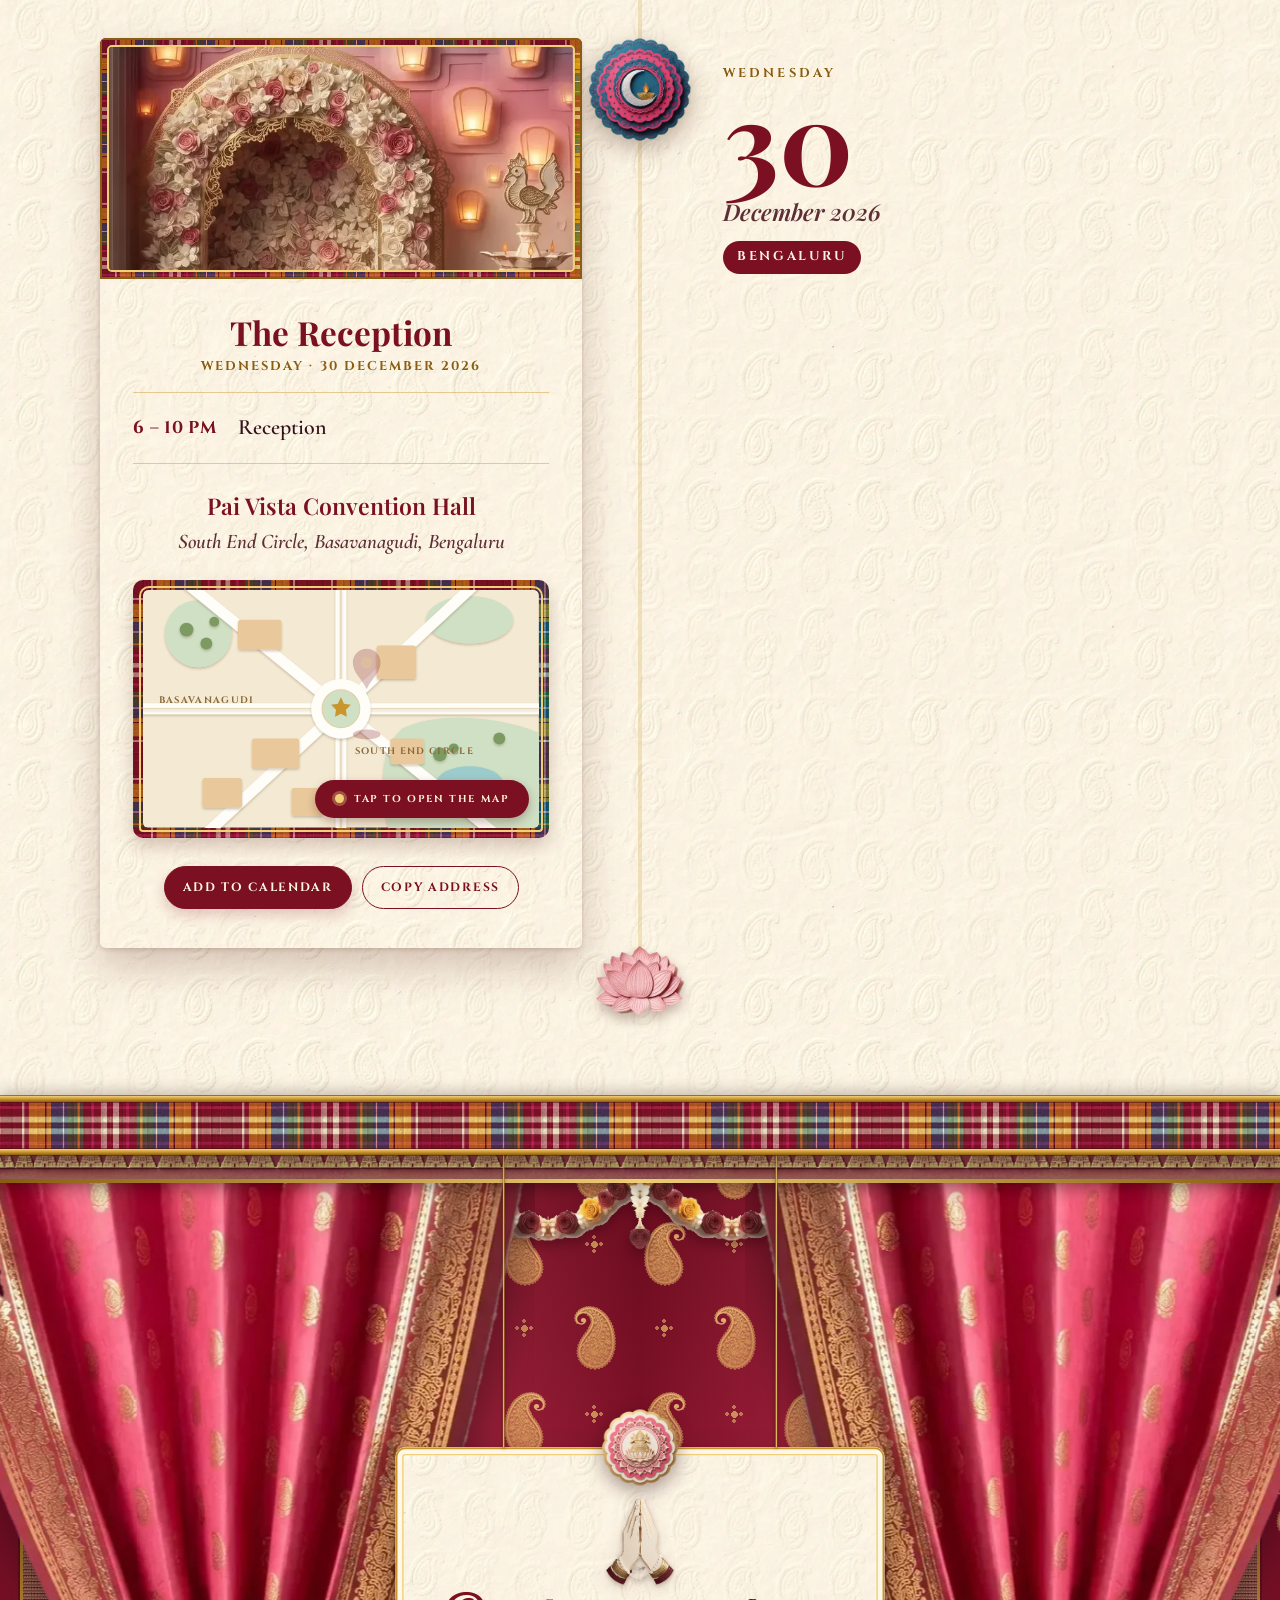
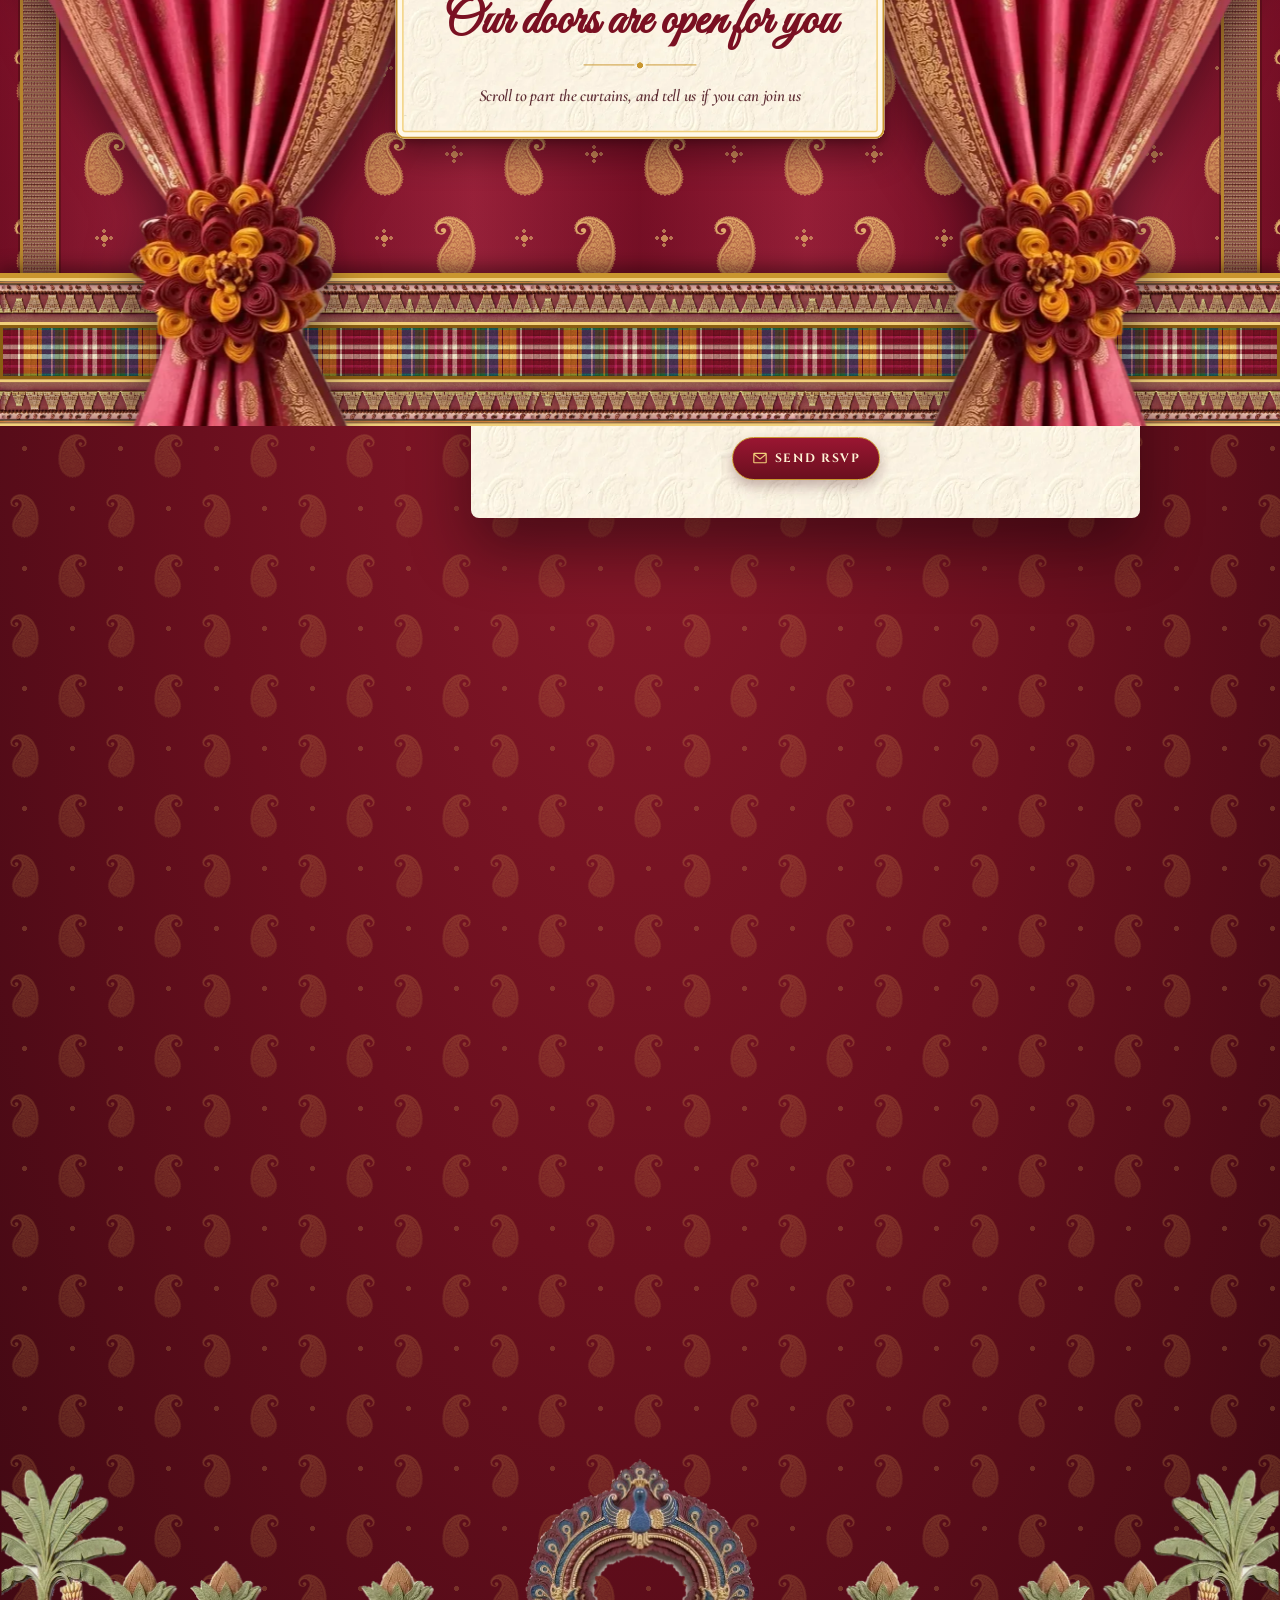
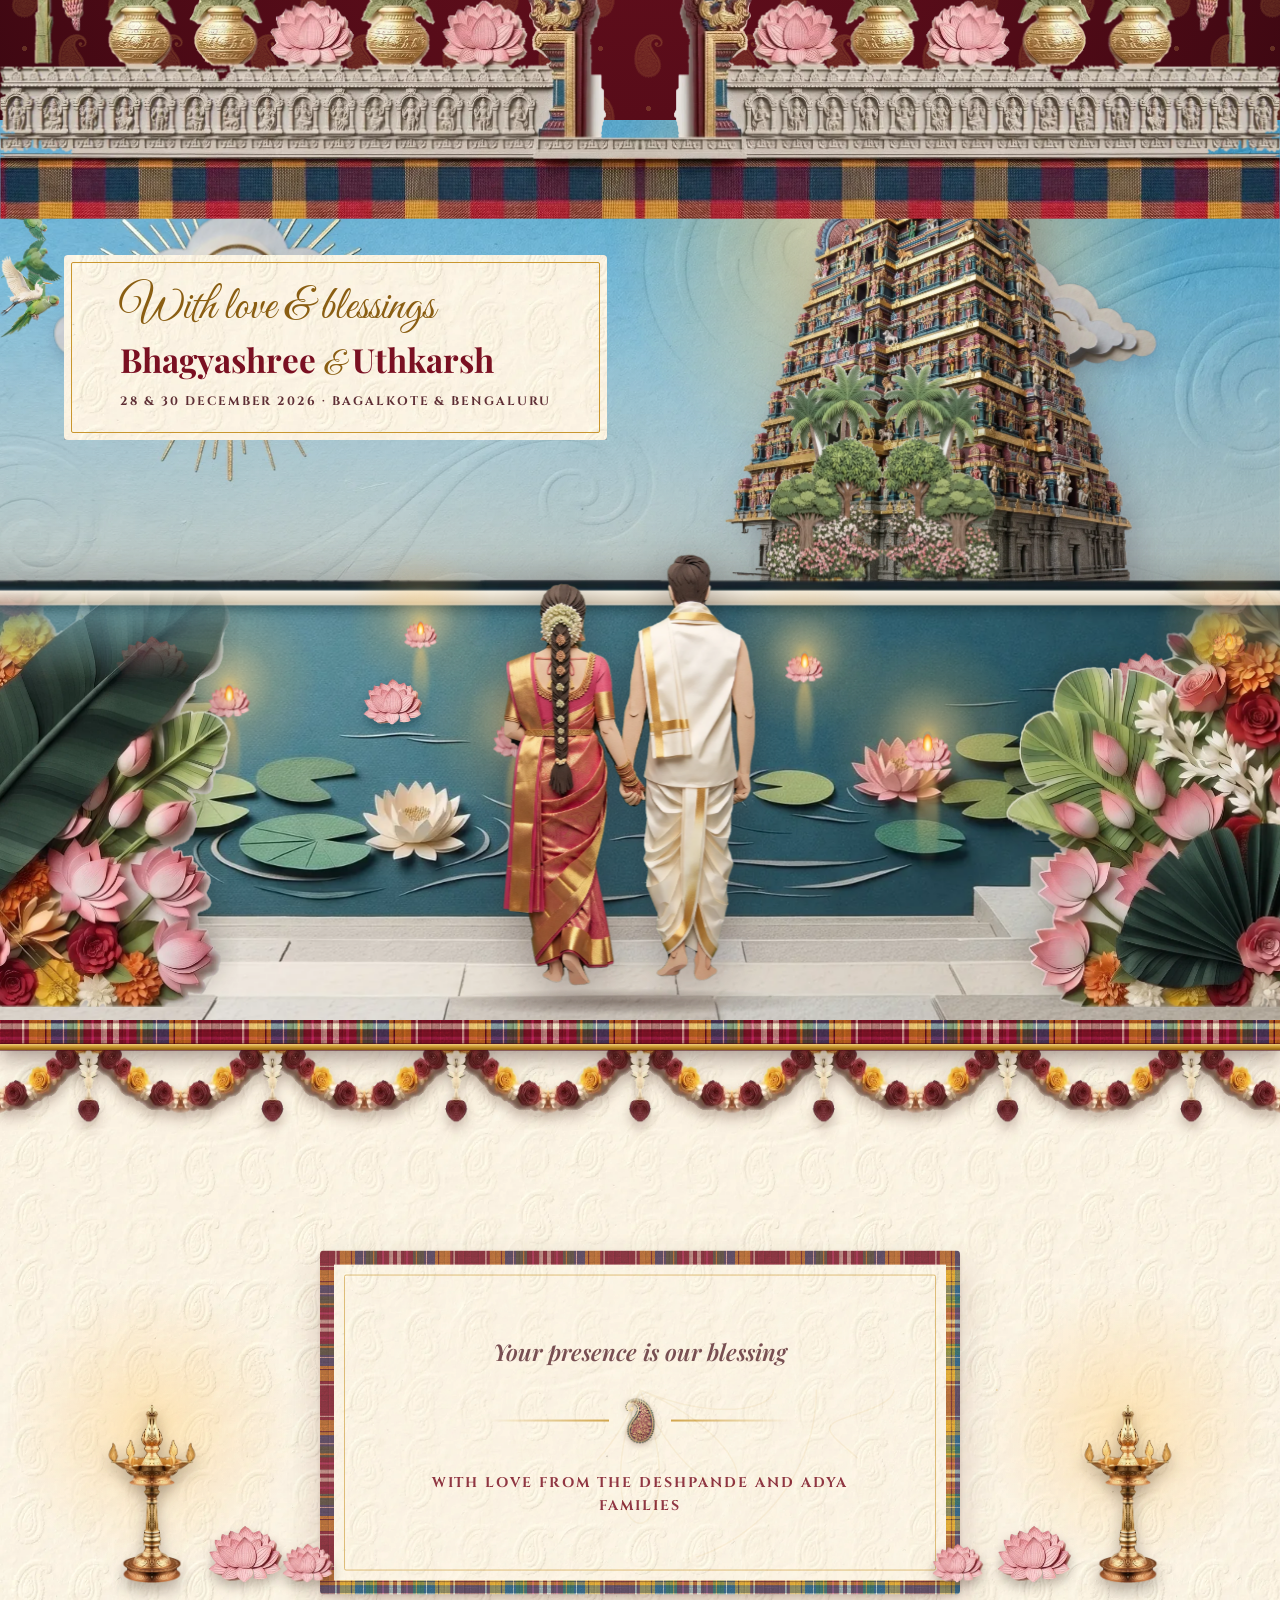
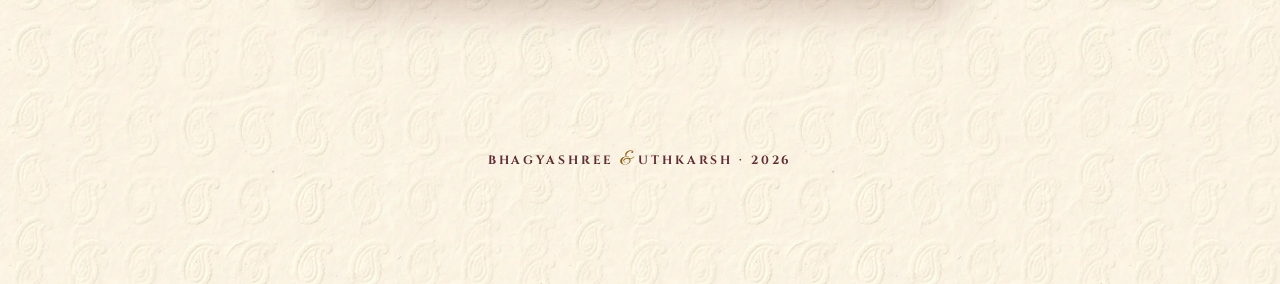
<file: bhagyashree-uthkarsh/index.html>
<!doctype html>
<html lang="en">
<head>
<base href="../">
<meta charset="utf-8">
<meta name="viewport" content="width=device-width, initial-scale=1">
<meta name="robots" content="noindex, nofollow">
<meta name="theme-color" content="#7A1022">
<title>Bhagyashree &amp; Uthkarsh · Shubha Vivaha</title>
<meta name="description" content="The wedding of Bhagyashree and Uthkarsh, 28 and 30 December 2026, Bagalkote and Bengaluru.">
<meta property="og:title" content="Bhagyashree &amp; Uthkarsh · Shubha Vivaha">
<meta property="og:description" content="Wedding on 28 December 2026 in Bagalkote · Reception on 30 December 2026 in Bengaluru">
<link rel="preload" as="image" href="assets/a6-gopuram.webp">
<link rel="preload" as="image" href="assets/a1-flap.webp">
<link rel="stylesheet" href="css/style.css?v=1124c">
</head>
<body class="is-locked" data-lang="en">

<!-- ============ 0 · GATEFOLD COVER ============ -->
<div id="intro" aria-label="Invitation cover">
  <div class="flap flap-l"><img src="assets/a1-flap.webp" alt=""></div>
  <div class="flap flap-r"><img src="assets/a1-flap.webp" alt=""></div>
  <button id="seal" type="button" aria-label="Open the invitation"><img src="assets/a2-seal.webp" alt=""></button>
  <p class="intro-cta"><span class="kn kn-x">ತೆರೆಯಲು ಸ್ಪರ್ಶಿಸಿ</span><span class="en-x">Tap to open</span></p>
</div>

<!-- ============ HUD ============ -->
<button class="next-cue" type="button" aria-label="Scroll down"><svg viewBox="0 0 24 24" aria-hidden="true"><path d="M6 9.5l6 6 6-6"/></svg></button>
<button class="top-cue" type="button" aria-label="Back to the top"><svg viewBox="0 0 24 24" aria-hidden="true"><path d="M6 14.5l6-6 6 6"/></svg></button>
<div class="hud">
  <div class="progress"><i></i></div>
  <div class="hud-right">
    <div class="lang" role="group" aria-label="Language">
      <button type="button" data-set-lang="kn" class="kn">ಕನ್ನಡ</button>
      <button type="button" data-set-lang="en" aria-pressed="true">EN</button>
    </div>
    <button type="button" id="music" aria-label="Temple music" aria-pressed="false">
      <svg viewBox="0 0 24 24" aria-hidden="true"><path d="M12 2.5c.6 0 1 .4 1 1v.7a6 6 0 0 1 5 5.9v4.4l1.6 2.6a.8.8 0 0 1-.7 1.2H5.1a.8.8 0 0 1-.7-1.2L6 14.5v-4.4a6 6 0 0 1 5-5.9v-.7c0-.6.4-1 1-1Zm-2.2 17.4h4.4a2.2 2.2 0 0 1-4.4 0Z"/></svg>
      <span class="wave"><i></i><i></i><i></i></span>
    </button>
  </div>
</div>

<main>
<!-- ============ 1-3 · LANDING, APPROACH, DOORS ============ -->
<section id="hero" class="scene" aria-label="Shubha Vivaha">
  <div class="stage">
    <img class="L sky" src="assets/a3-sky.webp" alt="">
    <div class="L clouds-far">
      <img class="cloud c1" src="assets/a4-cloud2.webp" alt="">
      <img class="cloud c2" src="assets/a4-cloud4.webp" alt="">
    </div>
    <div class="L birds" aria-hidden="true"></div>
    <div class="L world">
      <img class="W skyline" src="assets/a5-skyline.webp" alt="">
      <img class="W tower" src="assets/a6-gopuram.webp" alt="">
      <div class="W door-glow"></div>
      <img class="W cloud-front" src="assets/a4-cloud3.webp" alt="">
      <img class="W grove grove-l opt" src="assets/a34-grove-l.webp" alt="">
      <img class="W grove grove-r opt" src="assets/a35-grove-r.webp" alt="">
      <div class="W mist"></div>
      <img class="W courtyard" src="assets/a7-courtyard.webp" alt="">
      <img class="W flagstaff opt" src="assets/a36-flagstaff.webp" alt="">
      <img class="W cwall" src="assets/a21-frieze.webp" alt="">
      <div class="W wband" aria-hidden="true"></div>
      <svg class="W rangoli" data-rangoli viewBox="-200 -200 400 400" aria-hidden="true"></svg>
      <img class="W heap hp-l" src="assets/a54-heap-b.webp" alt="">
      <img class="W heap hp-r" src="assets/a54-heap-b.webp" alt="">
      <img class="W banana bn-l" src="assets/a52-banana.webp" alt="">
      <img class="W banana bn-r" src="assets/a52-banana.webp" alt="">
      <div class="W basegroup" aria-hidden="true">
        <div class="strew"></div>
        <div class="lampw sm l1" style="left:15.5%"><img class="lo" src="assets/a27-lamp-off.webp" alt=""><img class="ln" src="assets/a27-lamp-on.webp" alt=""><i class="halo"></i></div>
        <div class="lampw sm r1" style="left:84.1%"><img class="lo" src="assets/a27-lamp-off.webp" alt=""><img class="ln" src="assets/a27-lamp-on.webp" alt=""><i class="halo"></i></div>
        <div class="lampw lg l2" style="left:37.2%"><img class="lo" src="assets/a27-lamp-off.webp" alt=""><img class="ln" src="assets/a27-lamp-on.webp" alt=""><i class="halo"></i></div>
        <div class="lampw lg r2" style="left:62.4%"><img class="lo" src="assets/a27-lamp-off.webp" alt=""><img class="ln" src="assets/a27-lamp-on.webp" alt=""><i class="halo"></i></div>
        <img class="lotus" src="assets/a39-lotus.webp" alt="" style="left:9.5%;--h:36%;bottom:-3%"><img class="lotus" src="assets/a39-lotus.webp" alt="" style="left:21.5%;--h:36%;bottom:-3%"><img class="lotus" src="assets/a39-lotus.webp" alt="" style="left:78.1%;--h:36%;bottom:-3%"><img class="lotus" src="assets/a39-lotus.webp" alt="" style="left:90.1%;--h:36%;bottom:-3%">
        <img class="lotus" src="assets/a39-lotus.webp" alt="" style="left:31%;--h:44%;bottom:-6%"><img class="lotus" src="assets/a39-lotus.webp" alt="" style="left:43.4%;--h:44%;bottom:-6%"><img class="lotus" src="assets/a39-lotus.webp" alt="" style="left:56.2%;--h:44%;bottom:-6%"><img class="lotus" src="assets/a39-lotus.webp" alt="" style="left:68.6%;--h:44%;bottom:-6%">
        <img class="lotus" src="assets/a39-lotus.webp" alt="" style="left:26.2%;--h:30%;bottom:-8%"><img class="lotus" src="assets/a39-lotus.webp" alt="" style="left:73.4%;--h:30%;bottom:-8%">
      </div>
    </div>
    <div class="L names-shade"></div>
    <div class="L names">
      <p class="kn names-kn" data-i18n="shubha">Shubha Vivaha</p>
      <h1 class="names-main"><span class="nm" data-split>Bhagyashree</span><span class="amp">&amp;</span><span class="nm" data-split>Uthkarsh</span></h1>
    </div>
    <div class="L petals hero-shower" data-petals="12"></div>
    <img class="L fol fol-l" src="assets/a8-foliage-l-hero.webp" alt="">
    <img class="L fol fol-r" src="assets/a9-foliage-r-hero.webp" alt="">
    <div class="L sheet"><div class="sheet-band"></div><div class="sheet-paper"></div></div>
    <p class="L scroll-cue"><span data-i18n="scroll">Scroll</span><i></i></p>
  </div>
</section>

<!-- ============ 5-6 · INVITATION + COUNTDOWN ============ -->
<section id="invite" class="paper">
  <div class="rail" aria-hidden="true"><div class="rail-band"></div><div class="festoon"></div></div>
  <div class="side side-l"><div class="pillar-strip"></div></div>
  <div class="side side-r"><div class="pillar-strip"></div></div>
  <div class="torana">
    <div class="t-art" aria-hidden="true">
      <img class="t-top" src="assets/a17-top.webp" alt="">
      <div class="t-mid"></div>
      <img class="t-bot" src="assets/a17-bot.webp" alt="">
    </div>
    <div class="t-deco" aria-hidden="true"></div>
  <article class="panel invite-panel">
    <img class="butta tl" src="assets/a31-butta.webp" alt=""><img class="butta tr" src="assets/a31-butta.webp" alt="">
    <img class="butta bl" src="assets/a31-butta.webp" alt=""><img class="butta br" src="assets/a31-butta.webp" alt="">

    <header class="sec-head">
      <p class="kn sec-kn kn-x" data-c="up">ಮದುವೆಯ ಆಮಂತ್ರಣ</p>
      <h2 class="script sec-script" data-c="write">Invitation</h2>
      <svg class="kolam kolam-div" data-kolam="div" viewBox="0 0 300 40" aria-hidden="true"></svg>
    </header>

    <p class="lead" data-c="up" data-i18n="lead">With the blessings of our elders, we joyfully invite you and your family to the wedding of</p>

    <div class="couple">
      <div class="person">
        <h3 class="pname" data-c="words" data-i18n="bride">Bhagyashree</h3>
      </div>
      <p class="weds script" data-c="write" data-i18n="weds">with</p>
      <div class="person">
        <h3 class="pname" data-c="words" data-i18n="groom">Uthkarsh</h3>
      </div>
    </div>

    <div class="muhurtha" data-c="frame">
      <p class="m-label" data-i18n="mLabel">The Muhurtha</p>
      <p class="m-date" data-i18n="mDate">Monday, 28 December 2026</p>
      <p class="m-time" data-i18n="mTime">12:24 PM · Abhijit Lagna</p>
      <p class="m-where" data-i18n="mWhere">N. C. Athani Kalyana Mantapa, Vidyagiri, Bagalkote</p>
    </div>

    <svg class="kolam kolam-div" data-kolam="div" viewBox="0 0 300 40" aria-hidden="true"></svg>
    <p class="lead" data-c="up" data-i18n="close">Your presence and blessings will make our celebration complete.</p>

    <div class="countdown rv" aria-live="off">
      <img class="garland" src="assets/a20-garland.webp" alt="">
      <div class="cd-lamp l" aria-hidden="true"><div class="litlamp"><img src="assets/a27-lamp-on.webp" alt=""></div></div>
      <div class="cd-lamp r" aria-hidden="true"><div class="litlamp"><img src="assets/a27-lamp-on.webp" alt=""></div></div>
      <div class="cd-inner">
        <p class="cd-label" data-i18n="cdLabel">Counting down</p>
        <div class="cd-grid">
          <div><b data-cd="d">00</b><span data-i18n="days">Days</span></div>
          <div><b data-cd="h">00</b><span data-i18n="hours">Hours</span></div>
          <div><b data-cd="m">00</b><span data-i18n="mins">Mins</span></div>
          <div><b data-cd="s">00</b><span data-i18n="secs">Secs</span></div>
        </div>
      </div>
    </div>
  </article>
  </div>
  <div class="frieze" aria-hidden="true"><img src="assets/a21-frieze.webp" alt=""><div class="festoon hang"></div></div>
</section>

<!-- ============ 7 · THE CELEBRATIONS ============ -->
<section id="celebrations" class="paper">
  <header class="sec-head">
    <p class="kn sec-kn kn-x" data-c="up">ಶುಭ ಸಂಭ್ರಮ</p>
    <h2 class="sec-title" data-c="words" data-i18n="celTitle">The Celebrations</h2>
    <p class="sec-sub" data-c="up" data-i18n="celSub">Two days · two cities</p>
    <svg class="kolam kolam-div" data-kolam="div" viewBox="0 0 300 40" aria-hidden="true"></svg>
  </header>
  <div class="timeline">
    <div class="tl-thread" aria-hidden="true"><i></i></div>
    <img class="tl-end" src="assets/a39-lotus.webp" alt="">
    <article class="event ev-a">
      <div class="ev-side"><p class="ev-wk" data-i18n="wedWk">Monday</p><p class="ev-day">28</p><p class="ev-mon" data-i18n="monYear">December 2026</p><p class="ev-place" data-i18n="wedPlace">Bagalkote</p></div>
      <div class="ev-node"><img class="medal" src="assets/a24-med-wedding.webp" alt=""></div>
      <div class="card">
        <div class="shadowbox"><img src="assets/a22-wedding.webp" alt="A paper diorama of a wedding mandapa at sunrise"></div>
        <div class="card-body">
          <p class="ev-kn kn kn-x">ವಿವಾಹ</p>
          <h3 class="ev-title" data-i18n="wedTitle">The Wedding</h3>
          <p class="ev-date" data-i18n="wedDate">Monday · 28 December 2026</p>
          <dl class="ev-rows">
            <dt data-i18n="wedTime">12:24 PM</dt><dd data-i18n="wedWhat">Muhurtha in the Abhijit Lagna, with Mangalya Dharana and Akshataropana</dd>
            <dt data-i18n="wedFeastWhen">Followed by</dt><dd data-i18n="wedFeast">Wedding lunch</dd>
          </dl>
          <p class="ev-venue"><b data-i18n="wedVenue">N. C. Athani Kalyana Mantapa</b><span data-i18n="vAddrWed">Vidyagiri, Bagalkote, Karnataka 587103</span></p>
          <div class="mount"><a class="map" target="_blank" rel="noopener" href="https://maps.app.goo.gl/onUVFDoFLpxTTJVK7" data-src="https://maps.google.com/maps?q=N%20C%20Athani%20Kalyana%20Mantap%2C%20Vidyagiri%2C%20Bagalkot%2C%20Karnataka%20587103&amp;z=16&amp;output=embed" data-title="Map to N. C. Athani Kalyana Mantapa">
            <svg class="illus" data-illus="wed" viewBox="0 0 400 240" aria-hidden="true"></svg><span class="map-tag"><b data-i18n="wedVenue">N. C. Athani Kalyana Mantapa</b><span data-i18n="mapTap">Tap to open the map</span></span>
          </a></div>
          <div class="btns">
            <a class="btn" target="_blank" rel="noopener" href="https://calendar.google.com/calendar/render?action=TEMPLATE&amp;text=Wedding%20of%20Bhagyashree%20%26%20Uthkarsh&amp;dates=20261228T063000Z/20261228T093000Z&amp;details=Muhurtha%20at%2012%3A24%20PM%20(Abhijit%20Lagna)%2C%20followed%20by%20the%20wedding%20feast.&amp;location=N.%20C.%20Athani%20Kalyana%20Mantapa%2C%20Vidyagiri%2C%20Bagalkote%20587103" data-i18n="addCal">Add to calendar</a>
            <button class="btn ghost" type="button" data-copy="N. C. Athani Kalyana Mantapa, Vidyagiri, Bagalkote, Karnataka 587103" data-i18n="copyAddr">Copy address</button>
          </div>
        </div>
      </div>
    </article>
    <article class="event ev-b">
      <div class="ev-side"><p class="ev-wk" data-i18n="recWk">Wednesday</p><p class="ev-day">30</p><p class="ev-mon" data-i18n="monYear">December 2026</p><p class="ev-place" data-i18n="recPlace">Bengaluru</p></div>
      <div class="ev-node"><img class="medal" src="assets/a24-med-reception.webp" alt=""></div>
      <div class="card">
        <div class="shadowbox"><img src="assets/a23-reception.webp" alt="A paper diorama of an evening reception with lanterns"></div>
        <div class="card-body">
          <p class="ev-kn kn kn-x">ಆರತಕ್ಷತೆ</p>
          <h3 class="ev-title" data-i18n="recTitle">The Reception</h3>
          <p class="ev-date" data-i18n="recDate">Wednesday · 30 December 2026</p>
          <dl class="ev-rows">
            <dt data-i18n="recTime">6 – 10 PM</dt><dd data-i18n="recWhat">Reception</dd>
          </dl>
          <p class="ev-venue"><b data-i18n="recVenue">Pai Vista Convention Hall</b><span data-i18n="vAddrRec">South End Circle, Basavanagudi, Bengaluru</span></p>
          <div class="mount"><a class="map" target="_blank" rel="noopener" href="https://maps.app.goo.gl/LvfdA4hSn5NFWWfX7" data-src="https://maps.google.com/maps?q=12.937926,77.5787204&amp;z=16&amp;output=embed" data-title="Map to Pai Vista Convention Hall">
            <svg class="illus" data-illus="rec" viewBox="0 0 400 240" aria-hidden="true"></svg><span class="map-tag"><b data-i18n="recVenue">Pai Vista Convention Hall</b><span data-i18n="mapTap">Tap to open the map</span></span>
          </a></div>
          <div class="btns">
            <a class="btn" target="_blank" rel="noopener" href="https://calendar.google.com/calendar/render?action=TEMPLATE&amp;text=Reception%20of%20Bhagyashree%20%26%20Uthkarsh&amp;dates=20261230T123000Z/20261230T163000Z&amp;location=Pai%20Vista%20Convention%20Hall%2C%20South%20End%20Circle%2C%20Basavanagudi%2C%20Bengaluru" data-i18n="addCal">Add to calendar</a>
            <button class="btn ghost" type="button" data-copy="Pai Vista Convention Hall, South End Circle, Basavanagudi, Bengaluru" data-i18n="copyAddr">Copy address</button>
          </div>
        </div>
      </div>
    </article>
  </div>
</section>

<!-- ============ 9 · RSVP ============ -->
<section id="rsvp">
<div class="rsvp-stage">
  <div class="rail" aria-hidden="true"><div class="rail-band"></div><div class="festoon"></div></div>
  <div class="madras-band" aria-hidden="true"></div>
  <div class="drapes" aria-hidden="true">
    <div class="silk"><div class="silk-fest"></div><i class="zari zl"></i><i class="zari zr"></i><div class="silk-pallu"><div class="sp-temple"></div><div class="sp-madras"></div><div class="sp-temple flip"></div></div></div>
    <div class="valance"></div>
    <div class="drape drape-l"><picture><source media="(max-aspect-ratio: 3/5)" srcset="assets/a26-drape-tall.webp"><img src="assets/a26-drape.webp" alt=""></picture></div>
    <div class="drape drape-r"><picture><source media="(max-aspect-ratio: 3/5)" srcset="assets/a26-drape-tall.webp"><img src="assets/a26-drape.webp" alt=""></picture></div>
    <div class="sp-wrap">
      <div class="silk-plaque"><i class="cord cl"></i><i class="cord cr"></i><img class="sp-seal" src="assets/a2-seal.webp" alt="">
        <img class="sp-hands" src="assets/a61-namaste.webp" alt="Folded hands">
        <p class="sp-title" data-i18n="spTitle">Our doors are open for you</p>
        <span class="sp-rule"></span>
        <p class="sp-sub" data-i18n="spSub">Scroll to part the curtains, and tell us if you can join us</p>
      </div>
    </div>
  </div>
  <div class="rsvp-inner">
    <header class="sec-head light">
      <p class="kn sec-kn kn-x" data-c="up">ತಾವು ಬರುವಿರಾ?</p>
      <h2 class="sec-title" data-c="words" data-i18n="rsvpTitle">Will you join us?</h2>
      <p class="sec-sub" data-c="up" data-i18n="rsvpSub">Kindly let us know if you can join us</p>
      <svg class="kolam kolam-div" data-kolam="div" viewBox="0 0 300 40" aria-hidden="true"></svg>
    </header>
    <div class="rsvp-row">
      <div class="lamp" aria-hidden="true">
        <img class="lamp-off" src="assets/a27-lamp-off.webp" alt="">
        <img class="lamp-on" src="assets/a27-lamp-on.webp" alt="">
      </div>
      <form class="rsvp-card rv" id="rsvpForm" novalidate>
        <label class="f"><span data-i18n="fName">Your name</span><input name="name" autocomplete="name" required></label>
        <label class="f"><span data-i18n="fGuests">Guests, including you</span>
          <select name="guests"><option>1</option><option selected>2</option><option>3</option><option>4</option><option>5</option><option>6</option><option>7</option><option>8</option><option>9</option><option>10</option></select>
        </label>
        <fieldset class="f">
          <legend data-i18n="fAttend">I will attend</legend>
          <label class="chk"><input type="checkbox" name="wed" checked><span data-i18n="optWed">Wedding · 28 Dec, Bagalkote</span></label>
          <label class="chk"><input type="checkbox" name="rec" checked><span data-i18n="optRec">Reception · 30 Dec, Bengaluru</span></label>
        </fieldset>
        <label class="f"><span data-i18n="fNote">A note for the couple</span><textarea name="note" rows="2"></textarea></label>
        <div class="btns">
          <button class="btn wa" type="submit" id="rsvpSend"><svg viewBox="0 0 24 24" aria-hidden="true"><path d="M3 6.5A1.5 1.5 0 0 1 4.5 5h15A1.5 1.5 0 0 1 21 6.5v11a1.5 1.5 0 0 1-1.5 1.5h-15A1.5 1.5 0 0 1 3 17.5Zm1.9.3 7.1 5.6 7.1-5.6Zm14.6 1.6-7 5.5a.8.8 0 0 1-1 0l-7-5.5v9.1h15Z"/></svg><span data-i18n="send">Send RSVP</span></button>
        </div>
        <p class="thanks" data-i18n="thanks" hidden>Thank you, we have received your RSVP. We look forward to welcoming you.</p>
      </form>
    </div>
  </div>
</div>
<div class="rsvp-hold" aria-hidden="true"></div>
  <div class="frieze" aria-hidden="true"><img src="assets/a21-frieze.webp" alt=""></div>
</section>

<!-- ============ 10 · FINALE ============ -->
<section id="finale" class="scene" aria-label="With love and blessings">
  <div class="stage">
    <img class="L sky" src="assets/a3-sky.webp" alt="">
    <div class="L f-dusk"></div>
    <div class="L fworld">
      <div class="F f-sun"></div>
      <img class="F f-cloud fc1" src="assets/a4-cloud3.webp" alt="">
      <img class="F f-cloud fc2" src="assets/a4-cloud1.webp" alt="">
      <img class="F f-tower" src="assets/a6-gopuram.webp" alt="">
      <img class="F f-grove-l opt" src="assets/a34-grove-l.webp" alt="">
      <img class="F f-grove-r opt" src="assets/a35-grove-r.webp" alt="">
      <img class="F f-tank" src="assets/a28-tank.webp" alt="">
      <div class="F f-bank"></div>
      <img class="F f-lotus fl1" src="assets/a39-lotus.webp" alt="" style="--d:5.2s">
      <img class="F f-lotus fl2" src="assets/a39-lotus.webp" alt="" style="--d:6.1s;--dl:-2s">
      <img class="F f-lotus fl3" src="assets/a39-lotus.webp" alt="" style="--d:4.6s;--dl:-1s">
      <div class="F f-diyas"></div>
      <div class="F f-contact"></div>
      <img class="F f-couple" src="assets/a29-couple.webp" alt="">
      <div class="F f-flower fl-l"><img src="assets/a8-foliage-l.webp" alt=""></div>
      <div class="F f-flower fl-r"><img src="assets/a9-foliage-r.webp" alt=""></div>
    </div>
    <div class="L birds" aria-hidden="true"></div>
    <div class="L petals" data-petals="6"></div>
    <div class="L f-text">
      <div class="ribbon">
        <p class="kn f-kn kn-x">ಶುಭವಾಗಲಿ</p>
        <p class="script f-script" data-i18n="withLove">With love &amp; blessings</p>
        <p class="f-names">Bhagyashree <span>&amp;</span> Uthkarsh</p>
        <p class="f-date" data-i18n="heroDate">28 &amp; 30 December 2026 · Bagalkote &amp; Bengaluru</p>
      </div>
    </div>
  </div>
</section>

<!-- ============ CLOSING ============ -->
<section id="closing" class="paper">
  <div class="madras-band" aria-hidden="true"></div>
  <div class="festoon top-fest" aria-hidden="true"></div>
  <div class="closing-wrap">
    <svg class="kolam kolam-big" data-kolam="big" viewBox="-200 -200 400 400" aria-hidden="true"></svg>
    <div class="flank flank-l" aria-hidden="true"><div class="litlamp"><img src="assets/a27-lamp-on.webp" alt=""></div><img class="kal lot" src="assets/a39-lotus.webp" alt=""><img class="kal lot sm" src="assets/a39-lotus.webp" alt=""></div>
    <article class="panel closing-panel" data-c="rise">
    <p class="kn close-kn kn-x">ತಮ್ಮ ಆಗಮನವೇ ನಮಗೆ ಆಶೀರ್ವಾದ</p>
    <p class="close-en" data-i18n="presence">Your presence is our blessing</p>
    <div class="divider" aria-hidden="true"><i></i><img src="assets/a31-butta.webp" alt=""><i></i></div>
    <p class="families" data-i18n="familiesB">With love from the Deshpande and Adya families</p>
  </article>
    <div class="flank flank-r" aria-hidden="true"><div class="litlamp"><img src="assets/a27-lamp-on.webp" alt=""></div><img class="kal lot" src="assets/a39-lotus.webp" alt=""><img class="kal lot sm" src="assets/a39-lotus.webp" alt=""></div>
  </div>
  <footer class="foot"><p>Bhagyashree <span>&amp;</span> Uthkarsh · 2026</p></footer>
</section>
</main>

<noscript><style>#intro{display:none}body.is-locked{overflow:auto}</style></noscript>
<script src="vendor/gsap.min.js"></script>
<script src="vendor/ScrollTrigger.min.js"></script>
<script src="vendor/lenis.min.js"></script>
<script src="js/app.js?v=1124c"></script>
</body>
</html>
</file>
<file: css/style.css>
/* ================= Fonts ================= */
@font-face{font-family:"Playfair Display";src:url(../fonts/playfair-display-latin-600-normal.woff2) format("woff2");font-weight:600;font-display:swap}
@font-face{font-family:"Playfair Display";src:url(../fonts/playfair-display-latin-700-normal.woff2) format("woff2");font-weight:700;font-display:swap}
@font-face{font-family:"Playfair Display";src:url(../fonts/playfair-display-latin-600-italic.woff2) format("woff2");font-weight:600;font-style:italic;font-display:swap}
@font-face{font-family:"Cinzel";src:url(../fonts/cinzel-latin-600-normal.woff2) format("woff2");font-weight:600;font-display:swap}
@font-face{font-family:"Cinzel";src:url(../fonts/cinzel-latin-700-normal.woff2) format("woff2");font-weight:700;font-display:swap}
@font-face{font-family:"Cormorant Garamond";src:url(../fonts/cormorant-garamond-latin-500-normal.woff2) format("woff2");font-weight:500;font-display:swap}
@font-face{font-family:"Cormorant Garamond";src:url(../fonts/cormorant-garamond-latin-600-normal.woff2) format("woff2");font-weight:600;font-display:swap}
@font-face{font-family:"Cormorant Garamond";src:url(../fonts/cormorant-garamond-latin-700-normal.woff2) format("woff2");font-weight:700;font-display:swap}
@font-face{font-family:"Cormorant Garamond";src:url(../fonts/cormorant-garamond-latin-600-italic.woff2) format("woff2");font-weight:600;font-style:italic;font-display:swap}
@font-face{font-family:"Great Vibes";src:url(../fonts/great-vibes-latin-400-normal.woff2) format("woff2");font-display:swap}
@font-face{font-family:"Noto Serif Kannada";src:url(../fonts/noto-serif-kannada-kannada-500-normal.woff2) format("woff2");font-weight:500;unicode-range:U+0C80-0CFF,U+0964-0965,U+200C-200D,U+25CC;font-display:swap}
@font-face{font-family:"Noto Serif Kannada";src:url(../fonts/noto-serif-kannada-kannada-600-normal.woff2) format("woff2");font-weight:600;unicode-range:U+0C80-0CFF,U+0964-0965,U+200C-200D,U+25CC;font-display:swap}
@font-face{font-family:"Noto Serif Kannada";src:url(../fonts/noto-serif-kannada-kannada-700-normal.woff2) format("woff2");font-weight:700;unicode-range:U+0C80-0CFF,U+0964-0965,U+200C-200D,U+25CC;font-display:swap}

/* ================= Tokens ================= */
:root{--band:clamp(40px,4.6vw,66px);--fh:clamp(62px,6.6vw,96px);
  --maroon:#7A1022; --maroon-d:#4E0915; --gold:#C9962E; --gold-l:#F1CF7A; --gold-d:#8A5E12;
  --peacock:#0E5E8C; --parrot:#2F8F3A; --rani:#D4246E;
  --ivory:#FBF3E2; --ink:#33101A; --ink-2:#5E2E35;
  --display:"Playfair Display","Noto Serif Kannada",Georgia,serif;
  --caps:"Cinzel","Playfair Display",serif;
  --serif:"Cormorant Garamond","Noto Serif Kannada",Georgia,serif;
  --script:"Great Vibes","Playfair Display",cursive;
  --kn:"Noto Serif Kannada",serif;
  --ease:cubic-bezier(.22,1,.36,1);
  --paper:var(--ivory) url(../assets/a16-paper.webp) 0 0/560px;
  --lift1:0 1px 2px rgba(74,20,10,.14),0 6px 14px rgba(74,20,10,.14);
  --lift2:0 2px 4px rgba(74,20,10,.14),0 18px 38px rgba(74,20,10,.22);
  --sec-pad:clamp(84px,12vh,140px);
}
*,*::before,*::after{box-sizing:border-box}
html{-webkit-text-size-adjust:100%;background:var(--ivory);overflow-x:clip}
body{margin:0;color:var(--ink);font-family:var(--serif);font-weight:600;font-size:clamp(18px,.7vw + 13px,22px);line-height:1.6;background:var(--paper);overflow-x:clip}
body.is-locked{overflow:hidden;height:100%}
img{display:block;max-width:none;user-select:none;-webkit-user-drag:none}
h1,h2,h3,p,dl,dd{margin:0}
button{font:inherit;color:inherit}
.kn{font-family:var(--kn);font-weight:700;letter-spacing:0}
.script{font-family:var(--script);font-weight:400}
html.lenis,html.lenis body{height:auto}
.lenis.lenis-smooth{scroll-behavior:auto!important}
.opt{visibility:hidden}.opt.ok{visibility:visible}

/* ================= 0 · Gatefold ================= */
#intro{position:fixed;inset:0;z-index:100;display:grid;place-items:center;perspective:1700px;background:#3a0a12}
#intro .flap{position:absolute;top:0;bottom:0;width:50.4%;overflow:hidden;will-change:transform}
#intro .flap img{height:100%;width:100%;object-fit:cover;object-position:100% 50%}
#intro .flap-l{left:0;transform-origin:0 50%;box-shadow:14px 0 30px rgba(40,5,10,.4)}
#intro .flap-r{right:0;transform-origin:100% 50%}
#intro .flap-r img{transform:scaleX(-1)}
.intro-plaque{position:absolute;top:max(10vh,60px);left:50%;transform:translateX(-50%);z-index:2;text-align:center;background:var(--paper);padding:18px clamp(26px,4vw,48px) 16px;border-radius:4px;box-shadow:var(--lift2);width:max-content;max-width:88vw}
.intro-plaque::before{content:"";position:absolute;inset:6px;border:1.5px solid var(--gold);border-radius:2px;pointer-events:none}
.intro-kn{font-size:clamp(26px,2.8vw,36px);color:var(--maroon);line-height:1.3;padding:.1em .4em}
.intro-names{font-family:var(--display);font-weight:700;font-size:clamp(24px,3vw,40px);color:var(--maroon);line-height:1.2;margin:.1em 0}
.intro-names span{font-family:var(--script);font-weight:400;color:var(--gold-d);font-size:1.1em;margin:0 .15em}
.intro-sub{font-family:var(--script);font-size:clamp(30px,3.2vw,44px);color:var(--gold-d);line-height:1.1;margin-top:.1em}
body[data-lang=kn] .intro-sub{font-family:var(--kn);font-weight:600;font-size:18px;color:var(--ink-2)}
.intro-date{font-family:var(--caps);font-weight:700;font-size:clamp(11px,1vw,13px);letter-spacing:.2em;text-transform:uppercase;color:var(--ink-2)}
body[data-lang=kn] .intro-date{font-family:var(--kn);letter-spacing:0;text-transform:none;font-size:14px}
#seal{position:relative;z-index:3;border:0;background:none;padding:0;cursor:pointer;width:clamp(160px,22vmin,250px);aspect-ratio:1;border-radius:50%;filter:drop-shadow(0 14px 22px rgba(30,0,8,.45));animation:sealBreath 3.2s var(--ease) infinite}
#seal img{width:100%;height:100%;object-fit:contain}
#seal:focus-visible{outline:2px solid var(--gold-l);outline-offset:8px}
@keyframes sealBreath{0%,100%{transform:scale(1)}50%{transform:scale(1.035)}}
.intro-cta{position:absolute;bottom:max(9vh,50px);left:50%;transform:translateX(-50%);z-index:2;white-space:nowrap;background:rgba(60,8,18,.72);color:#FFF3D6;padding:.65em 1.4em;border-radius:99px;font-family:var(--caps);font-weight:700;font-size:clamp(12px,1.1vw,14px);letter-spacing:.2em;text-transform:uppercase}
.intro-cta .kn{letter-spacing:0;text-transform:none;font-size:1.15em;color:var(--gold-l)}
.intro-cta .dot{margin:0 .7em;color:var(--gold-l)}

/* ================= HUD ================= */
.hud{position:fixed;inset:0 0 auto 0;z-index:60;pointer-events:none}
.progress{height:3px}
.progress i{display:block;height:100%;transform-origin:0 50%;transform:scaleX(0);background:linear-gradient(90deg,var(--gold-d),var(--gold-l),var(--gold))}
.hud-right{position:absolute;top:14px;right:14px;display:flex;gap:10px;pointer-events:auto}
.lang{display:flex;border-radius:99px;background:rgba(251,243,226,.92);box-shadow:0 4px 14px rgba(60,10,15,.2);padding:3px}
.lang button{border:0;background:none;padding:6px 12px;border-radius:99px;font-family:var(--caps);font-weight:700;font-size:12px;letter-spacing:.08em;cursor:pointer;color:var(--ink-2)}
.lang button.kn{font-family:var(--kn);font-size:14px}
.lang button[aria-pressed=true]{background:var(--maroon);color:var(--ivory)}
#music{width:40px;height:40px;border-radius:50%;border:0;background:rgba(251,243,226,.92);box-shadow:0 4px 14px rgba(60,10,15,.2);display:grid;place-items:center;cursor:pointer;position:relative}
#music svg{width:20px;height:20px;fill:var(--gold-d)}
#music .wave{position:absolute;bottom:6px;display:flex;gap:2px;opacity:0;transition:opacity .4s}
#music .wave i{width:2px;height:5px;background:var(--maroon);border-radius:2px;animation:wv 1s ease-in-out infinite}
#music .wave i:nth-child(2){animation-delay:.2s}#music .wave i:nth-child(3){animation-delay:.4s}
#music[aria-pressed=true] .wave{opacity:1}
#music[aria-pressed=true] svg{animation:bell 2.4s ease-in-out infinite;transform-origin:50% 10%}
@keyframes wv{0%,100%{transform:scaleY(.5)}50%{transform:scaleY(1.4)}}
@keyframes bell{0%,100%{transform:rotate(0)}10%{transform:rotate(12deg)}20%{transform:rotate(-10deg)}30%{transform:rotate(6deg)}40%{transform:rotate(0)}}

/* ================= Pinned scenes ================= */
.scene{position:relative}
#hero{height:100vh;height:100svh}
#finale{height:100vh;height:100svh}
html.lenis-stopped{overflow:hidden}
.stage{position:sticky;top:0;height:100vh;height:100svh;overflow:hidden;isolation:isolate}
.L{position:absolute;will-change:transform,opacity}
.W,.F{position:absolute;left:0;top:0;will-change:transform}
.sky{inset:0;width:100%;height:100%;object-fit:cover;object-position:30% 30%}
.world,.fworld{inset:0;transform-origin:0 0}
.clouds-far{inset:0}
.cloud{position:absolute;filter:drop-shadow(0 6px 9px rgba(40,50,90,.22));animation:drift 40s ease-in-out infinite alternate}
.c1{width:min(24vw,340px);left:3%;top:12%}
.c2{width:min(19vw,270px);right:5%;top:22%;animation-duration:46s}
.c3{width:min(14vw,200px);left:58%;top:7%;animation-duration:54s}
.cloud-front{filter:drop-shadow(0 10px 16px rgba(40,50,90,.28));animation:drift 36s ease-in-out infinite alternate}
@keyframes drift{from{translate:-3vw 0}to{translate:3vw 0}}
.tower{filter:drop-shadow(16px 20px 24px rgba(40,20,40,.3))}
.grove{filter:drop-shadow(10px 16px 18px rgba(20,40,10,.32))}
.flagstaff{filter:drop-shadow(8px 12px 12px rgba(40,20,10,.35))}
.courtyard{filter:drop-shadow(0 -8px 16px rgba(60,20,10,.22))}
.mist{border-radius:50%;background:radial-gradient(ellipse at 50% 50%,rgba(255,252,242,.85),rgba(240,236,226,.55) 45%,rgba(230,236,240,0) 72%);pointer-events:none}
.door-glow{border-radius:50% 50% 8% 8%/30% 30% 8% 8%;background:radial-gradient(closest-side,rgba(255,240,190,1),rgba(255,200,90,.6) 55%,rgba(255,180,60,0));mix-blend-mode:screen}
.fol{bottom:0;filter:drop-shadow(0 18px 26px rgba(30,30,10,.3));animation:sway 7s ease-in-out infinite alternate}
.fol-r{animation-duration:8.5s;animation-direction:alternate-reverse}
@keyframes sway{from{rotate:-.6deg}to{rotate:.7deg}}
.kalasha,.lotus{filter:drop-shadow(0 6px 6px rgba(40,20,10,.35))}
.cwall{filter:drop-shadow(0 10px 16px rgba(40,20,10,.3))}
.basegroup{pointer-events:none}
.basegroup>*{position:absolute;transform:translateX(-50%)}
.basegroup .lampw{bottom:0;height:100%;aspect-ratio:385/800}
.basegroup .lampw.sm{height:80%}
.basegroup .lotus{height:var(--h)}
.basegroup .strew{left:50%;bottom:-22%;width:96%;height:44%}
.lampw{position:absolute}
.lampw img{position:absolute;left:50%;bottom:0;height:100%;width:auto;transform:translateX(-50%);filter:drop-shadow(0 8px 8px rgba(40,20,10,.35))}
.lampw .ln{opacity:0}
.lampw .halo{position:absolute;left:50%;top:16%;width:300%;aspect-ratio:1;transform:translate(-50%,-50%);border-radius:50%;background:radial-gradient(closest-side,rgba(255,222,150,.6),rgba(255,190,90,.18) 55%,rgba(255,180,80,0));opacity:0;pointer-events:none}
.strew{pointer-events:none}
.strew img{position:absolute;width:var(--s);rotate:var(--r)}
.hero-shower{opacity:0}
.stage.off *,.stage.off{animation-play-state:paused!important}
.stage.off .cloud,.stage.off .fol,.stage.off .bird,.stage.off .petal{animation:none!important}
html.scrolling .lamp.lit .lamp-on,html.scrolling .litlamp::before,html.scrolling .diya::before{animation:none!important}
.w{display:inline-block;perspective:600px}
.w>span{display:inline-block;transform-origin:50% 100%}
.fol-l{left:0;transform-origin:0 100%}
.fol-r{right:0;transform-origin:100% 100%}
.birds{inset:0;pointer-events:none;overflow:hidden}
.bird{position:absolute;animation:fly var(--d) linear var(--dl) infinite}
@keyframes fly{from{transform:translate3d(-12vw,0,0) rotate(-4deg)}50%{transform:translate3d(55vw,-6vh,0) rotate(3deg)}to{transform:translate3d(120vw,2vh,0) rotate(-2deg)}}
.names-shade{left:0;right:0;top:0;height:55vh;background:radial-gradient(ellipse 60% 70% at 50% 30%,rgba(10,30,70,.34),rgba(10,30,70,0) 70%);pointer-events:none}
.names{left:0;right:0;top:calc(max(19vh,14vw));text-align:center;color:#fff;padding:0 4vw;text-shadow:0 2px 2px rgba(20,20,50,.45),0 4px 22px rgba(10,30,80,.55)}
.names-kn{font-size:clamp(20px,2vw,28px);color:#FFE6A0}
.names-main{font-family:var(--display);font-weight:700;font-size:clamp(34px,min(5vw,9vh),80px);letter-spacing:.02em;line-height:1.05;margin:.12em 0 .3em;display:flex;flex-wrap:wrap;justify-content:center;align-items:center;gap:0 .3em}
.names-main .amp{font-family:var(--script);font-weight:400;font-size:1.05em;color:#FFE6A0;line-height:1}
.names-main .ch{display:inline-block;will-change:transform,opacity}
.names-date{display:inline-block;font-family:var(--caps);font-weight:700;font-size:clamp(12px,1.05vw,16px);letter-spacing:.2em;text-transform:uppercase;background:rgba(60,8,18,.55);padding:.5em 1.2em;border-radius:99px;text-shadow:none}
body[data-lang=kn] .names-date{font-family:var(--kn);letter-spacing:0;text-transform:none;font-size:clamp(14px,1.3vw,18px)}
.cu-back{inset:0;opacity:0;background:radial-gradient(ellipse at 50% 40%,#8f8a84,#5f5a55 70%,#3f3a36)}
.cu-light{inset:0;opacity:0;background:radial-gradient(ellipse at 50% 55%,#fff8e6 0%,#ffe6a6 32%,#f2b24a 70%,#b8701e 100%)}
.closeup{left:0;top:0;opacity:0;transform-origin:0 0;perspective:1400px}
.closeup .cu-img{width:100%;height:auto}
.closeup picture{position:relative;z-index:2;display:block}
.cu-door{position:absolute;z-index:1;overflow:hidden;background:#3b2212}
.cu-door img{width:100%;height:100%;object-fit:cover}
.cu-door-l{transform-origin:0 50%}
.cu-door-r{transform-origin:100% 50%}
.cu-door-r img{transform:scaleX(-1)}
.bloom{left:0;top:0;width:200px;height:200px;margin:-100px 0 0 -100px;border-radius:50%;opacity:0;pointer-events:none;background:radial-gradient(closest-side,#fffdf6 0%,#fff6dc 38%,rgba(255,228,160,.85) 62%,rgba(255,210,120,0) 100%)}
.sheet{left:0;right:0;top:0;height:calc(100vh + 80px);height:calc(100svh + 80px);pointer-events:none;transform:translate3d(0,110vh,0);filter:drop-shadow(0 -16px 26px rgba(40,10,10,.35))}
.sheet-band{position:relative;height:clamp(40px,4.6vw,66px);background:url(../assets/a30-madras.webp) 0 50%/220px}
.sheet-band::before,.sheet-band::after{content:"";position:absolute;left:0;right:0;height:6px;background:linear-gradient(180deg,var(--gold-l),var(--gold) 50%,var(--gold-d));box-shadow:0 0 0 1px rgba(78,9,21,.5)}
.sheet-band::before{top:0}.sheet-band::after{bottom:0}
.sheet-paper{height:100%;background:var(--paper)}
.flash{inset:0;opacity:0;pointer-events:none;background:radial-gradient(ellipse at 50% 50%,#fffaf0 0%,#fbefd2 55%,#f3dcaa 100%)}
.scroll-cue{display:none;left:50%;bottom:4vh;transform:translateX(-50%);color:#fff;font-family:var(--caps);font-weight:700;font-size:12px;letter-spacing:.3em;text-transform:uppercase;text-align:center;text-shadow:0 1px 6px rgba(0,0,0,.6)}
.scroll-cue i{display:block;width:2px;height:42px;margin:10px auto 0;background:linear-gradient(#fff,rgba(255,255,255,0));animation:cue 2.2s var(--ease) infinite;transform-origin:50% 0}
@keyframes cue{0%{transform:scaleY(0)}50%{transform:scaleY(1)}100%{transform:scaleY(1);opacity:0}}

/* corridor */
.cor-back{inset:-4%;width:108%;height:108%;object-fit:cover;object-position:50% 45%}
.cor-layers{inset:0}
.cor-layers .pl{position:absolute;left:50%;top:52%;will-change:transform,opacity;filter:drop-shadow(0 14px 22px rgba(70,30,10,.35))}
.plaque{background:var(--paper);border-radius:4px;box-shadow:var(--lift2);text-align:center}
.plaque::before{content:"";position:absolute;inset:6px;border:1.5px solid var(--gold);border-radius:2px;pointer-events:none}
.blessing{left:50%;bottom:8vh;width:min(560px,86vw);padding:clamp(18px,2.4vw,28px) 24px;opacity:0}
.plaque-kn{font-size:clamp(26px,3vw,40px);color:var(--maroon)}
.plaque-en{font-family:var(--caps);font-weight:700;font-size:clamp(11px,1vw,14px);letter-spacing:.2em;text-transform:uppercase;color:var(--ink-2);margin-top:.3em}
body[data-lang=kn] .plaque-en{font-family:var(--kn);letter-spacing:0;text-transform:none;font-size:16px}
.flash-in{opacity:1}
.ivory-out{inset:0;opacity:0;background:var(--paper)}
.petals{inset:0;pointer-events:none;overflow:hidden}
.petal{position:absolute;top:-8vh;width:var(--s);animation:fall var(--d) linear var(--dl) infinite}
@keyframes fall{0%{transform:translate3d(0,0,0) rotate(0)}100%{transform:translate3d(var(--dx),118vh,0) rotate(var(--r))}}

/* ================= Paper sections ================= */
.paper{position:relative;background:var(--paper);padding:var(--sec-pad) 0}
.madras-band{position:absolute;left:0;right:0;top:calc(clamp(40px,4.6vw,66px) / -2);height:clamp(40px,4.6vw,66px);z-index:7;pointer-events:none;
  background:url(../assets/a30-madras.webp) 0 50%/220px;box-shadow:0 10px 18px rgba(40,10,10,.32),0 -6px 14px rgba(40,10,10,.18)}
.madras-band::before,.madras-band::after{content:"";position:absolute;left:0;right:0;height:6px;background:linear-gradient(180deg,var(--gold-l),var(--gold) 50%,var(--gold-d));box-shadow:0 0 0 1px rgba(78,9,21,.5)}
.madras-band::before{top:0}.madras-band::after{bottom:0}
.edge{position:absolute;left:0;right:0;top:-34px;height:36px;z-index:4;pointer-events:none;filter:drop-shadow(0 -5px 6px rgba(40,10,10,.22))}
.edge i{display:block;height:100%;-webkit-mask:url("data:image/svg+xml,%3Csvg xmlns='http://www.w3.org/2000/svg' width='64' height='36'%3E%3Cpath d='M0 36V22C0 10 14 2 32 2s32 8 32 20v14z'/%3E%3C/svg%3E") 0 100%/64px 36px repeat-x;mask:url("data:image/svg+xml,%3Csvg xmlns='http://www.w3.org/2000/svg' width='64' height='36'%3E%3Cpath d='M0 36V22C0 10 14 2 32 2s32 8 32 20v14z'/%3E%3C/svg%3E") 0 100%/64px 36px repeat-x}
.edge-ivory i{background:var(--paper)}
.edge-maroon i{background:#6a0f1e}
.border-strip{position:absolute;left:0;right:0;top:0;height:clamp(28px,3.4vw,42px);background:url(../assets/a32-border.webp) 0 50%/auto 100% repeat-x;box-shadow:0 4px 8px rgba(60,20,10,.25);z-index:2}
.side{position:absolute;top:0;bottom:0;width:clamp(26px,6.5vw,110px);background:url(../assets/a30-madras.webp) 0 0/220px;overflow:hidden;z-index:1}
.side::before,.side::after{content:"";position:absolute;top:0;bottom:0;width:5px;background:linear-gradient(90deg,var(--gold-d),var(--gold-l) 45%,var(--gold-d));z-index:2}
.side::before{left:0}.side::after{right:0}
.side-l{left:0;box-shadow:8px 0 16px rgba(60,20,10,.25)}
.side-r{right:0;box-shadow:-8px 0 16px rgba(60,20,10,.25)}
.pillar-strip{position:absolute;left:14%;right:14%;top:0;bottom:0;background:url(../assets/a19-pillar.webp) 50% 0/100% auto repeat-y}

/* invitation */
#invite{padding-top:calc(var(--band) + var(--fh) * .5);padding-bottom:calc(max(24vw,200px) * .72);z-index:3}
.arch-wrap{position:relative;z-index:3;width:min(1000px,74vw);margin:0 auto;pointer-events:none}
.arch{width:100%;height:auto;filter:drop-shadow(0 16px 22px rgba(60,20,10,.35));will-change:transform}
.panel{position:relative;z-index:2;margin:0 auto;width:min(820px,76vw);background:var(--paper);border-radius:4px;box-shadow:var(--lift2);padding:clamp(40px,5vw,72px) clamp(24px,5vw,80px)}
.panel::before{content:"";position:absolute;inset:10px;border:1.5px solid rgba(201,150,46,.7);border-radius:2px;pointer-events:none}
.invite-panel{margin-top:min(-150px,-12vw);padding-top:clamp(100px,13vw,180px);text-align:center}
.butta{position:absolute;width:clamp(30px,3.4vw,48px);filter:drop-shadow(0 2px 3px rgba(74,20,10,.3));z-index:2}
.butta.tl{top:18px;left:18px;transform:rotate(-30deg)}
.butta.tr{top:18px;right:18px;transform:scaleX(-1) rotate(-30deg)}
.butta.bl{bottom:18px;left:18px;transform:rotate(-150deg) scaleX(-1)}
.butta.br{bottom:18px;right:18px;transform:rotate(150deg)}
.sec-head{position:relative;text-align:center;margin-bottom:clamp(30px,4.5vh,50px)}
.sec-kn{font-size:clamp(22px,2.2vw,32px);color:var(--maroon)}
.sec-script{font-size:clamp(62px,7.4vw,104px);line-height:1;color:var(--gold-d);margin-top:.02em}
.sec-title{font-family:var(--display);font-weight:700;font-size:clamp(34px,3.8vw,56px);color:var(--maroon);line-height:1.15;margin-top:.1em}
body[data-lang=kn] .sec-title{font-family:var(--kn)}
.sec-sub{font-family:var(--caps);font-weight:700;font-size:clamp(12px,1vw,14px);letter-spacing:.24em;text-transform:uppercase;color:var(--gold-d);margin-top:.7em}
body[data-lang=kn] .sec-sub{font-family:var(--kn);letter-spacing:0;text-transform:none;font-size:16px}
.lead{max-width:30em;margin:0 auto 1.4em;font-size:1.08em;color:var(--ink-2);font-style:italic}
body[data-lang=kn] .lead{font-family:var(--kn);font-weight:500;font-style:normal;font-size:.95em;line-height:1.8}
.couple{margin:2em auto 2.2em}
.pname{font-family:var(--display);font-weight:700;font-size:clamp(40px,5vw,72px);color:var(--maroon);line-height:1.1}
body[data-lang=kn] .pname{font-family:var(--kn)}
.pdesc{font-size:1em;color:var(--ink-2);margin-top:.35em}
body[data-lang=kn] .pdesc{font-family:var(--kn);font-weight:500;font-size:.9em}
.weds{font-size:clamp(34px,3.4vw,48px);color:var(--gold-d);line-height:1;margin:.5em 0 .35em}
body[data-lang=kn] .weds{font-family:var(--kn);font-weight:700;font-size:1.1em;margin:.9em 0 .6em}
.muhurtha{position:relative;display:inline-block;margin:0 auto 2em;padding:1.1em 2.2em 1.2em;border-top:2px solid var(--gold);border-bottom:2px solid var(--gold)}
.m-label{font-family:var(--caps);font-weight:700;font-size:12px;letter-spacing:.26em;text-transform:uppercase;color:var(--gold-d)}
.m-date{font-family:var(--display);font-weight:700;font-size:clamp(24px,2.4vw,34px);color:var(--maroon);margin-top:.25em}
.m-time{font-family:var(--caps);font-weight:700;font-size:clamp(14px,1.3vw,18px);letter-spacing:.08em;color:var(--ink);margin-top:.2em}
.m-where{font-style:italic;color:var(--ink-2);margin-top:.3em}
body[data-lang=kn] .m-label,body[data-lang=kn] .m-time,body[data-lang=kn] .m-date{font-family:var(--kn);letter-spacing:0;text-transform:none}
body[data-lang=kn] .m-where{font-family:var(--kn);font-weight:500;font-style:normal;font-size:.9em}

/* countdown */
.countdown{position:relative;width:min(640px,calc(100% + 10px));margin-left:calc((100% - min(640px,calc(100% + 10px))) / 2) !important;aspect-ratio:1;margin:clamp(20px,4vh,40px) auto 0}
.countdown .garland{position:absolute;inset:0;width:100%;height:100%;filter:drop-shadow(0 8px 12px rgba(120,60,20,.18));clip-path:inset(0 0 100% 0)}
.countdown.in .garland{animation:garland 1.8s var(--ease) forwards}
@keyframes garland{to{clip-path:inset(0 0 0 0)}}
.cd-inner{position:absolute;inset:23% 22%;display:flex;flex-direction:column;justify-content:center;align-items:center;text-align:center}
.cd-label{font-family:var(--caps);font-weight:700;font-size:12px;letter-spacing:.24em;text-transform:uppercase;color:var(--gold-d)}
body[data-lang=kn] .cd-label,body[data-lang=kn] .cd-grid span{font-family:var(--kn);letter-spacing:0;text-transform:none}
.cd-grid{display:grid;grid-template-columns:repeat(4,1fr);gap:6px;margin-top:.6em;width:100%}
.cd-grid div{background:var(--paper);border-radius:6px;padding:.45em 0 .35em;box-shadow:var(--lift1)}
.cd-grid b{display:block;font-family:var(--display);font-weight:700;font-size:clamp(22px,2.6vw,38px);color:var(--maroon);line-height:1.1}
.cd-grid b.flip{animation:flip .6s var(--ease)}
@keyframes flip{0%{transform:rotateX(70deg);opacity:.3}100%{transform:none;opacity:1}}
.cd-grid span{display:block;font-family:var(--caps);font-weight:700;font-size:10px;letter-spacing:.1em;text-transform:uppercase;color:var(--ink-2)}

/* frieze band at section joins */
.frieze{position:absolute;left:0;right:0;bottom:calc(max(24vw,200px) * -0.32);z-index:5;pointer-events:none;height:0}
.frieze img{position:absolute;left:50%;bottom:0;width:max(100vw,780px);transform:translateX(-50%)}

/* celebrations */
#celebrations{z-index:2;padding-top:calc(var(--sec-pad) + max(10vw,70px));padding-bottom:calc(var(--sec-pad) + 40px)}
.timeline{position:relative;width:min(1080px,90vw);margin:0 auto;display:grid;gap:clamp(70px,10vh,120px);padding:20px 0 30px}
.tl-thread{position:absolute;left:50%;top:0;bottom:0;width:4px;margin-left:-2px;border-radius:4px;background:rgba(201,150,46,.22)}
.tl-thread i{display:block;height:100%;transform-origin:50% 0;transform:scaleY(0);border-radius:4px;background:linear-gradient(180deg,var(--gold-d),var(--gold-l) 50%,var(--gold-d));box-shadow:0 0 10px rgba(241,207,122,.6)}
.event{position:relative;display:grid;grid-template-columns:1fr clamp(96px,9vw,128px) 1fr;align-items:start}
.ev-a .ev-side{grid-column:1;text-align:right;padding-right:clamp(14px,2vw,30px)}
.ev-a .card{grid-column:3}
.ev-b .ev-side{grid-column:3;grid-row:1;text-align:left;padding-left:clamp(14px,2vw,30px)}
.ev-b .card{grid-column:1;grid-row:1}
.ev-node{grid-column:2;grid-row:1;display:flex;justify-content:center;position:relative;z-index:3}
.ev-side{grid-row:1;padding-top:clamp(18px,2vw,30px);opacity:0;transform:translateY(24px);transition:transform 1.1s var(--ease),opacity .9s}
.event.lit .ev-side{opacity:1;transform:none}
.ev-wk{font-family:var(--caps);font-weight:700;font-size:clamp(12px,1vw,14px);letter-spacing:.24em;text-transform:uppercase;color:var(--gold-d)}
.ev-day{font-family:var(--display);font-weight:700;font-size:clamp(80px,9vw,140px);line-height:.95;color:var(--maroon)}
.ev-mon{font-family:var(--display);font-weight:600;font-style:italic;font-size:clamp(20px,1.8vw,26px);color:var(--ink-2)}
.ev-place{display:inline-block;margin-top:.8em;font-family:var(--caps);font-weight:700;font-size:clamp(12px,1vw,14px);letter-spacing:.2em;text-transform:uppercase;color:var(--ivory);background:var(--maroon);padding:.5em 1.1em;border-radius:99px}
body[data-lang=kn] .ev-wk,body[data-lang=kn] .ev-place,body[data-lang=kn] .ev-mon{font-family:var(--kn);letter-spacing:0;text-transform:none;font-style:normal}
.medal{width:clamp(84px,8vw,112px);transform:scale(.4) rotate(-40deg);opacity:0;filter:drop-shadow(0 8px 12px rgba(60,20,10,.35));transition:transform 1.1s var(--ease),opacity .6s}
.event.lit .medal{transform:none;opacity:1}
.card{display:flex;flex-direction:column;background:var(--paper);border-radius:6px;overflow:hidden;box-shadow:var(--lift2);transform:translateY(40px);opacity:0;transition:transform 1.2s var(--ease) .1s,opacity .9s .1s}
.event.lit .card{transform:none;opacity:1}
.shadowbox{overflow:hidden;aspect-ratio:2/1;padding:9px;background:url(../assets/a30-madras.webp) 0 0/150px;box-shadow:inset 0 0 0 2px var(--gold-d)}
.shadowbox img{border-radius:3px;box-shadow:0 0 0 2px var(--gold-l)}
.shadowbox img{width:100%;height:100%;object-fit:cover;object-position:50% 40%;transform:scale(1.1);transition:transform 2.4s var(--ease)}
.event.lit .shadowbox img{transform:scale(1)}
.card-body{flex:1;display:flex;flex-direction:column;padding:clamp(24px,2.6vw,36px) clamp(22px,2.6vw,36px) clamp(26px,3vw,40px);text-align:center}
.ev-kn{font-size:clamp(17px,1.5vw,21px);color:var(--gold-d)}
body[data-lang=kn] .ev-kn{display:none}
.ev-title{font-family:var(--display);font-weight:700;font-size:clamp(28px,2.6vw,38px);color:var(--maroon);line-height:1.15}
body[data-lang=kn] .ev-title{font-family:var(--kn)}
.ev-date{font-family:var(--caps);font-weight:700;font-size:clamp(12px,1vw,14px);letter-spacing:.16em;text-transform:uppercase;color:var(--gold-d);margin:.5em 0 1.1em}
body[data-lang=kn] .ev-date{font-family:var(--kn);letter-spacing:0;text-transform:none;font-size:16px}
.ev-rows{display:grid;grid-template-columns:auto 1fr;gap:.55em 1em;text-align:left;border-top:1px solid rgba(201,150,46,.45);border-bottom:1px solid rgba(201,150,46,.45);padding:.8em 0;margin-bottom:1.1em}
.ev-rows dt{font-family:var(--caps);font-weight:700;font-size:.78em;letter-spacing:.04em;color:var(--maroon);white-space:nowrap;padding-top:.2em}
.ev-rows dd{color:var(--ink)}
body[data-lang=kn] .ev-rows{font-family:var(--kn);font-weight:500;font-size:.9em}
body[data-lang=kn] .ev-rows dt{font-family:var(--kn);letter-spacing:0;font-weight:700}
.ev-venue{margin-bottom:1em;margin-top:auto}
.ev-venue b{display:block;font-family:var(--display);font-weight:600;font-size:1.05em;color:var(--maroon)}
.ev-venue span{display:block;font-style:italic;color:var(--ink-2);font-size:.95em}
body[data-lang=kn] .ev-venue b,body[data-lang=kn] .ev-venue span{font-family:var(--kn);font-style:normal}
.btns{display:flex;flex-wrap:wrap;gap:10px;justify-content:center}
.btn{appearance:none;display:inline-flex;align-items:center;gap:.5em;border:1.5px solid var(--maroon);background:var(--maroon);color:#FFF6E2;font-family:var(--caps);font-weight:700;font-size:12px;letter-spacing:.14em;text-transform:uppercase;text-decoration:none;padding:.9em 1.5em;border-radius:99px;cursor:pointer;transition:transform .4s var(--ease),box-shadow .4s,background .3s;box-shadow:0 6px 14px rgba(122,16,34,.22)}
.btn:hover{transform:translateY(-2px);box-shadow:0 10px 20px rgba(122,16,34,.28)}
.btn.ghost{background:transparent;color:var(--maroon);box-shadow:none}
.btn.ghost:hover{background:rgba(122,16,34,.07)}
body[data-lang=kn] .btn{font-family:var(--kn);letter-spacing:0;text-transform:none;font-size:14px}
.btn svg{width:18px;height:18px;fill:currentColor}

/* venues */
#venues{z-index:1;padding-bottom:calc(var(--sec-pad) + 20px)}
.venue-grid{display:grid;grid-template-columns:1fr 1fr;gap:clamp(28px,4vw,64px);width:min(1080px,88vw);margin:0 auto}
.venue{background:var(--paper);border-radius:6px;padding:clamp(24px,2.8vw,38px);text-align:center;box-shadow:var(--lift2);display:flex;flex-direction:column}
.v-tag{font-family:var(--caps);font-weight:700;font-size:12px;letter-spacing:.2em;text-transform:uppercase;color:var(--gold-d)}
body[data-lang=kn] .v-tag{font-family:var(--kn);letter-spacing:0;text-transform:none;font-size:15px}
.v-name{font-family:var(--display);font-weight:700;font-size:clamp(24px,2.2vw,32px);color:var(--maroon);margin:.3em 0 .15em;line-height:1.2}
body[data-lang=kn] .v-name{font-family:var(--kn)}
.v-addr{font-style:italic;color:var(--ink-2);margin-bottom:1.1em}
body[data-lang=kn] .v-addr{font-family:var(--kn);font-weight:500;font-style:normal;font-size:.9em}
.mount{position:relative;padding:10px;border-radius:10px;background:url(../assets/a30-madras.webp) 0 0/180px;box-shadow:0 8px 18px rgba(74,20,10,.22);margin:0 0 1.3em}
.mount::before{content:"";position:absolute;inset:6px;border-radius:10px 10px 4px 4px;border:2px solid var(--gold-l);pointer-events:none;z-index:2}
.map{position:relative;display:grid;place-items:center;aspect-ratio:16/9;border-radius:5px;overflow:hidden;text-decoration:none;background:var(--paper);box-shadow:inset 0 2px 8px rgba(60,20,10,.18);transition:transform .5s var(--ease)}
.map:hover{transform:translateY(-2px)}
.map-face{display:flex;flex-direction:column;align-items:center;gap:.25em;padding:0 1em;text-align:center}
.map-face svg{width:38px;height:38px;fill:var(--maroon);filter:drop-shadow(0 4px 4px rgba(122,16,34,.3));animation:pin 2.4s var(--ease) infinite}
@keyframes pin{0%,100%{transform:translateY(0)}50%{transform:translateY(-5px)}}
.map-face b{font-family:var(--display);font-weight:700;color:var(--maroon);font-size:1.02em;line-height:1.25}
.map-face span{font-family:var(--caps);font-weight:700;font-size:11px;letter-spacing:.18em;text-transform:uppercase;color:var(--gold-d)}
body[data-lang=kn] .map-face b{font-family:var(--kn)}
body[data-lang=kn] .map-face span{font-family:var(--kn);letter-spacing:0;text-transform:none;font-size:14px}
.mount iframe{position:absolute;inset:10px;width:calc(100% - 20px);height:calc(100% - 20px);border:0;border-radius:5px;display:block;background:var(--paper)}

/* rsvp */
#rsvp{position:relative;z-index:3;background:url(../assets/a50-butta-tile.webp) 0 0/96px 120px,radial-gradient(ellipse at 50% 30%,#8e1a2c 0%,#6a0f1e 50%,#3e0812 100%);padding:0 0 calc(max(24vw,200px) + 40px);color:var(--ivory)}
#rsvp .edge{z-index:6}
.drapes{position:sticky;top:0;height:100vh;height:100lvh;margin-bottom:-100vh;margin-bottom:-100lvh;z-index:5;pointer-events:none;overflow:hidden}
.valance{position:absolute;left:0;right:0;top:0;height:clamp(34px,4.2vw,56px);z-index:3;background:url(../assets/a32-border.webp) 0 50%/auto 100% repeat-x;box-shadow:0 8px 16px rgba(20,0,5,.45)}
.valance::after{content:"";position:absolute;left:0;right:0;bottom:-4px;height:4px;background:linear-gradient(90deg,var(--gold-d),var(--gold-l),var(--gold-d))}
.silk{position:absolute;inset:0 0 auto 0;height:100%;z-index:1;will-change:transform;
  background:url(../assets/a51-silk-butta.webp) 0 0/140px 170px,
  linear-gradient(90deg,rgba(40,0,10,.28),rgba(255,200,200,.06) 12%,rgba(40,0,10,.22) 24%,rgba(255,200,200,.07) 37%,rgba(40,0,10,.24) 50%,rgba(255,200,200,.06) 63%,rgba(40,0,10,.22) 76%,rgba(255,200,200,.07) 88%,rgba(40,0,10,.28)),
  linear-gradient(180deg,#7a0f24,#9a1632 40%,#86122b);box-shadow:0 18px 40px rgba(20,0,5,.55)}
.silk-fest{position:absolute;left:0;right:0;top:calc(var(--band) - 10px);height:var(--fh);background:url(../assets/a45-festoon.webp) 50% 0/auto 100% repeat-x;filter:drop-shadow(0 6px 6px rgba(40,0,10,.35));z-index:2}
.silk .zari{position:absolute;top:0;bottom:0;width:clamp(26px,3vw,44px);background:url(../assets/a32-border.webp) 50% 0/auto 100%;background-size:100% auto;background-repeat:repeat-y;box-shadow:inset 0 0 0 3px #b8862e,0 0 0 2px rgba(60,10,10,.4)}
.silk .zl{left:clamp(8px,1.6vw,24px)}.silk .zr{right:clamp(8px,1.6vw,24px)}
.silk-pallu{position:absolute;left:0;right:0;bottom:0;height:clamp(130px,17vh,190px);background:linear-gradient(180deg,#5a0a1a,#3e0712);border-top:5px solid var(--gold);box-shadow:0 -6px 16px rgba(20,0,5,.45);display:flex;flex-direction:column}
.sp-temple{flex:1;background:url(../assets/a32-border.webp) 0 50%/auto 100% repeat-x;border-top:3px solid var(--gold-l);border-bottom:3px solid var(--gold-l)}
.sp-temple.flip{transform:scaleY(-1)}
.sp-madras{flex:1.3;background:url(../assets/a30-madras.webp) 0 50%/180px;box-shadow:inset 0 0 0 3px var(--gold-d)}
.silk-seal{position:absolute;left:50%;top:46%;width:clamp(120px,14vmin,170px);transform:translate(-50%,-50%);filter:drop-shadow(0 12px 18px rgba(20,0,5,.5))}
.drape{position:absolute;top:0;bottom:0;width:51%;z-index:2;will-change:transform;overflow:hidden}
.drape picture{display:block;height:100%}
.drape img{height:100%;width:100%;object-fit:cover;object-position:50% 0;filter:drop-shadow(0 18px 24px rgba(20,0,5,.5))}

.drape-l{left:0;transform-origin:0 0}
.drape-r{right:0;transform-origin:100% 0}
.drape-r img{transform:scaleX(-1)}
.rsvp-inner{position:relative;width:min(1000px,84vw);margin:0 auto;padding-top:calc(var(--sec-pad) + var(--band) + var(--fh) * .6)}
.sec-head.light .sec-kn{color:var(--gold-l)}
.sec-head.light .sec-title{color:#FFF3D6;text-shadow:0 2px 10px rgba(20,0,5,.4)}
.sec-head.light .sec-sub{color:var(--gold-l)}
.rsvp-row{display:grid;grid-template-columns:minmax(150px,280px) 1fr;gap:clamp(20px,4vw,56px);align-items:center}
.lamp{position:relative;aspect-ratio:910/900;width:100%}
.lamp img{position:absolute;left:50%;bottom:0;height:100%;width:auto;transform:translateX(-50%);object-fit:contain;transition:opacity 1.4s var(--ease);filter:drop-shadow(0 10px 14px rgba(20,0,5,.45))}
.lamp::before{content:"";position:absolute;left:50%;top:18%;width:150%;aspect-ratio:1;transform:translate(-50%,-30%) scale(.6);border-radius:50%;background:radial-gradient(closest-side,rgba(255,200,110,.45),rgba(255,170,60,0));opacity:0;transition:opacity 1.6s var(--ease),transform 1.6s var(--ease)}
.lamp.lit::before{opacity:1;transform:translate(-50%,-30%) scale(1)}
.lamp .lamp-on{opacity:0}
.lamp.lit .lamp-on{opacity:1;animation:flicker 3.5s ease-in-out infinite}
.lamp.lit .lamp-off{opacity:0}
@keyframes flicker{0%,100%{filter:brightness(1)}30%{filter:brightness(1.08)}55%{filter:brightness(.96)}75%{filter:brightness(1.05)}}
.rsvp-card{background:var(--paper);color:var(--ink);border-radius:8px;padding:clamp(24px,3vw,40px);box-shadow:0 30px 60px rgba(10,0,4,.45);position:relative;overflow:hidden}
.rsvp-card::before{content:"";position:absolute;inset:0 0 auto 0;height:10px;background:url(../assets/a30-madras.webp) 0 0/140px}
.f{display:block;margin:0 0 1em;border:0;padding:0}
.f>span,.f legend{display:block;font-family:var(--caps);font-weight:700;font-size:12px;letter-spacing:.14em;text-transform:uppercase;color:var(--maroon);margin-bottom:.4em;padding:0}
body[data-lang=kn] .f>span,body[data-lang=kn] .f legend{font-family:var(--kn);letter-spacing:0;text-transform:none;font-size:15px}
.f input,.f select,.f textarea{width:100%;font:inherit;font-size:17px;font-weight:600;color:var(--ink);background:rgba(255,255,255,.7);border:1.5px solid rgba(122,16,34,.28);border-radius:8px;padding:.65em .9em;outline:none;transition:border-color .3s,box-shadow .3s}
.f input:focus,.f select:focus,.f textarea:focus{border-color:var(--gold);box-shadow:0 0 0 3px rgba(201,150,46,.25)}
.f input.err{border-color:var(--rani)}
.chk{display:flex;gap:.6em;align-items:center;margin:.35em 0;cursor:pointer}
.chk input{width:19px;height:19px;accent-color:var(--maroon)}
.preview{background:rgba(201,150,46,.12);border-left:3px solid var(--gold);border-radius:4px;padding:.8em 1em;margin:0 0 1.2em}
.pv-label{font-family:var(--caps);font-weight:700;font-size:11px;letter-spacing:.2em;text-transform:uppercase;color:var(--gold-d);margin-bottom:.3em}
body[data-lang=kn] .pv-label{font-family:var(--kn);letter-spacing:0;text-transform:none;font-size:14px}
#pv{font-size:.95em;color:var(--ink-2);white-space:pre-line}
.btn.wa{background:linear-gradient(180deg,#9a1632,#6a0f1e);border-color:var(--gold);color:#FFF3D6;box-shadow:0 6px 14px rgba(60,10,20,.3)}
.btn.wa svg{fill:#F1CF7A}
.btn.wa:disabled{opacity:.85;cursor:default}
.thanks{margin-top:1em;text-align:center;font-style:italic;color:var(--maroon)}

/* finale */
.f-cloud{filter:drop-shadow(0 6px 9px rgba(40,50,90,.22))}
.f-tower{filter:drop-shadow(10px 14px 18px rgba(40,20,40,.25))}
.f-grove-l,.f-grove-r{filter:drop-shadow(8px 12px 14px rgba(20,40,10,.3))}
.f-bank{height:clamp(9px,1.5vh,16px);background:linear-gradient(180deg,#f6f0e3,#ddd3c0 70%,#c9bea9);box-shadow:0 5px 9px rgba(10,40,50,.35),0 -1px 0 rgba(255,255,255,.7) inset}
.f-skyline{opacity:.9}
.f-tank{filter:drop-shadow(0 -8px 16px rgba(30,30,40,.22))}
.f-couple{filter:drop-shadow(0 10px 22px rgba(30,10,10,.35))}
.f-text{left:max(5vw,28px);top:calc(max(24vw,200px) * .32 + max(4vh,24px));opacity:0;will-change:transform,opacity,clip-path;contain:paint}
.ribbon{position:relative;text-align:left;padding:clamp(18px,2.4vw,28px) clamp(30px,4.4vw,60px);background:var(--paper);border-radius:4px;box-shadow:var(--lift2);max-width:92vw}
.ribbon::after{content:"";position:absolute;inset:7px;border:1.5px solid var(--gold);border-radius:2px;pointer-events:none}
.f-kn{font-size:clamp(26px,2.8vw,40px);color:var(--maroon)}
.f-script{font-size:clamp(34px,3.6vw,52px);color:var(--gold-d);line-height:1.1}
body[data-lang=kn] .f-script{font-family:var(--kn);font-weight:600;font-size:clamp(17px,1.6vw,22px);color:var(--ink-2)}
.f-names{font-family:var(--display);font-weight:700;font-size:clamp(24px,2.6vw,38px);color:var(--maroon);margin-top:.2em;line-height:1.2}
.f-names span{font-family:var(--script);font-weight:400;color:var(--gold-d)}
.f-date{font-family:var(--caps);font-weight:700;font-size:clamp(11px,.95vw,13px);letter-spacing:.16em;text-transform:uppercase;color:var(--ink-2);margin-top:.5em}
body[data-lang=kn] .f-date{font-family:var(--kn);letter-spacing:0;text-transform:none;font-size:14px}
.f-doors{inset:0;perspective:1600px;pointer-events:none;z-index:20}
.fd{position:absolute;top:0;bottom:0;width:50.2%;overflow:hidden;background:#3b2212;box-shadow:inset 0 0 40px rgba(0,0,0,.35)}
.fd img{width:100%;height:100%;object-fit:cover}
.fd-l{left:0;transform-origin:0 50%}
.fd-r{right:0;transform-origin:100% 50%}
.fd-r img{transform:scaleX(-1)}

/* closing */
#closing{z-index:3;padding-top:calc(var(--sec-pad) * .8)}
.closing-panel{text-align:center;width:min(640px,86vw);border:14px solid transparent;background:url(../assets/a16-paper.webp) 0 0/560px padding-box,linear-gradient(var(--ivory),var(--ivory)) padding-box,url(../assets/a30-madras.webp) 0 0/150px border-box}
.close-kn{font-size:clamp(24px,2.4vw,34px);color:var(--maroon);line-height:1.5}
.close-en{font-family:var(--display);font-style:italic;font-weight:600;font-size:clamp(20px,1.8vw,26px);color:var(--ink-2);margin-top:.2em}
body[data-lang=kn] .close-en{display:none}
.divider{display:flex;align-items:center;justify-content:center;gap:16px;margin:1.3em auto}
.divider i{display:block;height:2px;width:min(120px,18vw);background:linear-gradient(90deg,rgba(201,150,46,0),var(--gold))}
.divider i:last-child{transform:scaleX(-1)}
.divider img{width:30px;filter:drop-shadow(0 2px 3px rgba(74,20,10,.3))}
.families{font-family:var(--caps);font-weight:700;font-size:clamp(13px,1.1vw,16px);letter-spacing:.14em;text-transform:uppercase;color:var(--maroon)}
body[data-lang=kn] .families{font-family:var(--kn);letter-spacing:0;text-transform:none;font-size:18px}
.foot{text-align:center;padding:clamp(50px,8vh,80px) 0 0;font-family:var(--caps);font-weight:700;font-size:12px;letter-spacing:.24em;text-transform:uppercase;color:var(--ink-2)}
.foot span{font-family:var(--script);font-weight:400;letter-spacing:0;font-size:1.6em;text-transform:none;color:var(--gold-d)}

/* reveal: pop-up card */
.rv{opacity:0;transform:translateY(26px);transition:transform 1.1s var(--ease),opacity .9s var(--ease)}
.rv.in{opacity:1;transform:none}
.muhurtha.rv.in{transform:none}

/* ================= Phone and tablet ================= */
@media (max-width:820px){
  :root{--sec-pad:clamp(64px,9vh,100px)}
  .tl-thread{left:30px}
  .event{grid-template-columns:60px 1fr;row-gap:14px}
  .ev-node{grid-column:1;grid-row:1 / span 2;align-items:flex-start}
  .ev-a .ev-side,.ev-b .ev-side{grid-column:2;grid-row:1;text-align:left;padding:4px 0 0}
  .ev-a .card,.ev-b .card{grid-column:2;grid-row:2}
  .ev-day{font-size:64px}
  .medal{width:58px}
  .rsvp-row{grid-template-columns:1fr}
  .lamp{width:min(190px,50vw);margin:0 auto -10px}
  .panel{width:min(820px,86vw);padding-left:22px;padding-right:22px}
  .arch-wrap{width:100vw}
  .invite-panel{margin-top:-24%;padding-top:72px}
  .side{width:clamp(14px,3.6vw,36px)}
  .pillar-strip{left:10%;right:10%}
  .side::before,.side::after{width:3px}
  .butta{width:26px}
  .butta.tl,.butta.tr{top:14px}.butta.tl,.butta.bl{left:14px}.butta.tr,.butta.br{right:14px}.butta.bl,.butta.br{bottom:14px}
  .muhurtha{padding:1em 1em 1.1em}

  .cd-inner{inset:21% 19%}
  .cd-grid{gap:4px}
  .cd-grid b{font-size:20px}
  .cd-grid span{font-size:8px;letter-spacing:.02em}
  .cd-label{font-size:10px;letter-spacing:.16em}
  .names-main{flex-direction:column;gap:0;font-size:clamp(34px,10vw,52px)}
  .names-main .amp{font-size:.8em;margin:.05em 0}
  .names{top:16vh}
  .fol{-webkit-mask-image:linear-gradient(180deg,transparent 0,#000 16%);mask-image:linear-gradient(180deg,transparent 0,#000 16%)}
  .f-text{left:5vw;right:5vw;top:calc(max(24vw,200px) * .32 + 3vh)}
  .ribbon{padding:18px 24px}
}
@media (prefers-reduced-motion:reduce){
  .cloud,.cloud-front,.petal,.bird,#seal,.scroll-cue i{animation:none!important}
  .petals,.birds{display:none}
  .rv{transition:opacity .6s;transform:none}
}

/* ================= Ornaments ================= */
.kolam{display:block;margin:0 auto;overflow:visible}
.kolam path,.kolam circle.r{fill:none;stroke:var(--gold);stroke-width:1.6;stroke-linecap:round;stroke-linejoin:round}
.kolam circle.d{fill:var(--maroon)}
.light .kolam path{stroke:var(--gold-l)}
.kolam-div{width:min(300px,62vw);height:auto;margin:1.1em auto 1.3em}
.sec-head .kolam-div{margin:.9em auto 0}
.kolam-big{position:absolute;left:50%;top:50%;width:min(860px,130vw);height:auto;transform:translate(-50%,-50%);opacity:.5;pointer-events:none;z-index:0}
.kolam-big path,.kolam-big circle.r{stroke:var(--gold);stroke-width:.7}
.kolam-big circle.d{fill:var(--gold-d);r:1.6px}
#closing{overflow:hidden}
.closing-wrap{position:relative;padding:clamp(60px,10vh,120px) 0}
.closing-panel{z-index:2}
.flank{position:absolute;bottom:clamp(60px,10vh,120px);z-index:3;display:flex;align-items:flex-end;gap:clamp(6px,1vw,14px);pointer-events:none}
.flank-l{right:calc(50% + min(320px,43vw) - 14px)}
.flank-r{left:calc(50% + min(320px,43vw) - 14px);flex-direction:row-reverse}
.flank .kal{height:clamp(40px,4.6vw,60px);filter:drop-shadow(0 6px 6px rgba(40,20,10,.3))}
.flank .kal.sm{height:clamp(28px,3.2vw,42px);margin-left:-14px}
.litlamp{position:relative;height:clamp(110px,14vw,190px);aspect-ratio:385/800}
.litlamp img{position:absolute;left:50%;bottom:0;height:100%;transform:translateX(-50%);filter:drop-shadow(0 8px 8px rgba(40,20,10,.35))}
.litlamp::before{content:"";position:absolute;left:50%;top:12%;width:330%;aspect-ratio:1;transform:translate(-50%,-50%);border-radius:50%;background:radial-gradient(closest-side,rgba(255,214,140,.55),rgba(255,190,90,.15) 55%,rgba(255,180,80,0));animation:glow 3.2s ease-in-out infinite;pointer-events:none}
@keyframes glow{0%,100%{opacity:.85;scale:1}45%{opacity:1;scale:1.06}70%{opacity:.9;scale:.98}}
.cd-lamp{position:absolute;bottom:4%;z-index:2}
.cd-lamp.l{right:calc(100% + 2%)}.cd-lamp.r{left:calc(100% + 2%)}
.tl-end{position:absolute;left:50%;bottom:-38px;width:clamp(70px,7vw,96px);transform:translateX(-50%);filter:drop-shadow(0 6px 6px rgba(60,20,10,.3))}
.f-lotus{animation:bob var(--d,5s) ease-in-out var(--dl,0s) infinite alternate;filter:drop-shadow(0 5px 4px rgba(0,30,40,.35))}
@keyframes bob{from{translate:0 -3px;rotate:-2deg}to{translate:0 4px;rotate:2deg}}
.burst{position:fixed;z-index:80;pointer-events:none;left:0;top:0}
@media (max-width:820px){
  .cd-lamp{display:none}
  .m-date{font-size:22px}
  .flank{bottom:20px}.flank-l{right:auto;left:2vw}.flank-r{left:auto;right:2vw}
  .flank .litlamp{display:none}
  .tl-end{left:30px}
}

/* ================= Torana around the invitation ================= */
#invite{overflow-x:clip}
.torana{--W:min(1200px,86vw);position:relative;z-index:3;width:var(--W);margin:0 auto;padding:calc(var(--W) * .155) 0 calc(var(--W) * .104)}
.t-art{position:absolute;inset:0;z-index:4;pointer-events:none}
.t-top,.t-bot{position:absolute;left:0;width:100%;height:auto}
.t-top{top:0}.t-bot{bottom:0}
.t-mid{position:absolute;left:0;right:0;top:calc(var(--W) * .3674 - 1px);bottom:calc(var(--W) * .2546 - 1px);
  background:url(../assets/a17-mid.webp) 0 0/100% auto;background-repeat:no-repeat round}
.t-deco{position:absolute;inset:0;z-index:5;pointer-events:none}
.t-deco img{position:absolute;transform-origin:50% 0;filter:drop-shadow(0 6px 6px rgba(60,20,10,.3));animation:swing var(--d,6s) ease-in-out var(--dl,0s) infinite alternate}
@keyframes swing{from{rotate:-2.2deg}to{rotate:2.2deg}}
.akshata{position:absolute;inset:0;pointer-events:none;overflow:visible;z-index:2}
.akshata i{position:absolute;top:0;width:5px;height:9px;border-radius:50%;background:linear-gradient(135deg,#FBE08A,#E2A92B);box-shadow:0 1px 1px rgba(120,70,0,.3)}
.torana .invite-panel{margin:0 auto;width:calc(var(--W) * .585);padding-left:calc(var(--W) * .088)!important;padding-right:calc(var(--W) * .088)!important;padding-top:calc(var(--W) * .07 + 24px);padding-bottom:calc(var(--W) * .05 + 30px)}
.torana .butta,.torana .cd-lamp{display:none}
@media (max-width:820px){
  .torana{--W:150vw;margin-left:calc((100% - var(--W)) / 2)}
  .torana .invite-panel{width:calc(var(--W) * .6);padding-left:26px;padding-right:26px}
  #invite .side{display:none}
}

/* ================= Finale scene ================= */
.f-dusk{inset:0;pointer-events:none;background:linear-gradient(180deg,rgba(255,236,214,0) 18%,rgba(255,196,140,.32) 52%,rgba(255,170,110,.18) 64%,rgba(0,0,0,0) 70%)}
.f-sun{border-radius:50%;background:radial-gradient(closest-side,rgba(255,240,200,.95),rgba(255,206,130,.55) 40%,rgba(255,190,110,0));pointer-events:none}
.f-contact{border-radius:50%;background:radial-gradient(closest-side,rgba(40,20,10,.38),rgba(40,20,10,0));pointer-events:none}
.f-flower{overflow:hidden;-webkit-mask-image:linear-gradient(180deg,transparent 0,#000 22%);mask-image:linear-gradient(180deg,transparent 0,#000 22%)}
.f-flower img{position:absolute;bottom:0;height:auto;filter:drop-shadow(0 -6px 14px rgba(30,20,10,.3))}
.fl-l img{left:0}.fl-r img{right:0}
.diya{position:absolute;width:var(--s);animation:bob var(--d) ease-in-out var(--dl) infinite alternate}
.diya img{width:100%;display:block;position:relative;z-index:1}
.diya::before{content:"";position:absolute;left:50%;top:0;width:420%;aspect-ratio:1;transform:translate(-50%,-50%);border-radius:50%;background:radial-gradient(closest-side,rgba(255,214,140,.6),rgba(255,190,90,.16) 50%,rgba(255,170,60,0));animation:glow 2.6s ease-in-out var(--dl) infinite}
.diya::after{content:"";position:absolute;left:50%;top:92%;width:46%;height:260%;transform:translateX(-50%);background:linear-gradient(180deg,rgba(255,206,120,.55),rgba(255,206,120,0));border-radius:50%;filter:blur(2px)}

/* ================= Toran rails, festoons, lamps ================= */
.rail{position:absolute;left:0;right:0;top:0;z-index:8;pointer-events:none}
.rail-band{position:relative;height:var(--band);background:url(../assets/a30-madras.webp) 0 50%/220px;box-shadow:0 8px 14px rgba(40,10,10,.3)}
.rail-band::before,.rail-band::after{content:"";position:absolute;left:0;right:0;height:6px;background:linear-gradient(180deg,var(--gold-l),var(--gold) 50%,var(--gold-d));box-shadow:0 0 0 1px rgba(78,9,21,.5)}
.rail-band::before{top:0}.rail-band::after{bottom:0}
.festoon{height:var(--fh);background:url(../assets/a45-festoon.webp) 50% 0/auto 100% repeat-x;filter:drop-shadow(0 6px 6px rgba(60,20,10,.28));transform-origin:50% 0}
.rail .festoon{margin-top:-10px;position:relative;z-index:-1}
.frieze .festoon.hang{position:absolute;left:50%;top:-6px;width:max(100vw,780px);margin-left:calc(max(100vw,780px) / -2);z-index:-1}
.top-fest{position:absolute;left:0;right:0;top:calc(var(--band) / 2 - 8px);z-index:6;pointer-events:none}
#closing .closing-wrap{padding-top:calc(clamp(60px,10vh,120px) + var(--fh) * .5)}
.t-deco .hl{position:absolute;transform-origin:50% 0;animation:swing var(--d,6s) ease-in-out var(--dl,0s) infinite alternate}
.t-deco .hl img{width:100%;display:block;filter:drop-shadow(0 6px 6px rgba(60,20,10,.3))}
.t-deco .hl i{position:absolute;left:50%;bottom:14%;width:150%;aspect-ratio:1;transform:translate(-50%,40%);border-radius:50%;background:radial-gradient(closest-side,rgba(255,214,140,.5),rgba(255,190,90,.14) 55%,rgba(255,180,80,0));animation:glow 2.8s ease-in-out infinite;pointer-events:none}
.t-deco .stand{position:absolute;transform:translateX(-50%)}
.t-deco .stand .litlamp{height:100%;width:auto}
.t-deco .stand .lotus-pair{position:absolute;left:50%;bottom:-4%;width:150%;transform:translateX(-50%);display:flex;justify-content:space-between;align-items:flex-end}
.t-deco .stand .lotus-pair img{position:static;width:34%;animation:none;filter:drop-shadow(0 4px 4px rgba(60,20,10,.3))}
@media (max-width:820px){.t-deco .stand{display:none}}
#rsvp .rail{z-index:4}

.diya .flame{position:absolute;left:50%;bottom:52%;width:22%;aspect-ratio:1/1.9;z-index:2;transform-origin:50% 100%;translate:-50% 0;border-radius:50% 50% 50% 50%/62% 62% 38% 38%;
  background:radial-gradient(ellipse 50% 60% at 50% 72%,#fffef6 0%,#fff3b8 30%,#ffc94a 62%,#f2802a 88%,rgba(242,128,42,0) 100%);box-shadow:0 0 10px 3px rgba(255,200,90,.55);animation:flick 1.6s ease-in-out var(--dl) infinite alternate}
@keyframes flick{0%{scale:1 1;rotate:-2deg}40%{scale:.92 1.06;rotate:1.5deg}70%{scale:1.04 .95;rotate:-1deg}100%{scale:.97 1.03;rotate:2deg}}

/* ================= Illustrated maps ================= */
.mount .map{display:block;aspect-ratio:auto;padding:0;background:none}
.illus{display:block;width:100%;height:auto;border-radius:5px}
.illus .m-txt{font-family:var(--caps);font-weight:700;font-size:9.5px;letter-spacing:.14em;fill:#8a6a3a;text-transform:uppercase}
.illus .m-route.march{animation:march 1.2s linear infinite}
@keyframes march{to{stroke-dashoffset:-26}}
.illus .m-pin.live .m-ripple{animation:ripple 2.2s ease-out infinite;transform-box:fill-box;transform-origin:50% 50%}
@keyframes ripple{0%{scale:.6;opacity:.45}100%{scale:2.4;opacity:0}}
.map-tag{position:absolute;right:10px;bottom:10px;display:flex;align-items:center;gap:.45em;background:var(--maroon);color:#FFF3D6;padding:.5em .9em;border-radius:99px;box-shadow:0 4px 10px rgba(74,20,10,.3)}
.map-tag b{display:none}
.map-tag span{font-family:var(--caps);font-weight:700;font-size:10px;letter-spacing:.16em;text-transform:uppercase;color:#FFF3D6}
.map-tag::before{content:"";width:9px;height:9px;border-radius:50%;background:var(--gold-l);box-shadow:0 0 0 3px rgba(241,207,122,.35)}
body[data-lang=kn] .map-tag b{font-family:var(--kn)}
body[data-lang=kn] .map-tag span{font-family:var(--kn);letter-spacing:0;text-transform:none;font-size:12px}
.mount iframe{display:none}

/* ================= Temple forecourt ================= */
.wband{background:url(../assets/a30-madras.webp) 0 50%/auto 100%;background-size:auto 100%;box-shadow:0 10px 18px rgba(40,10,10,.32)}
.wband::before,.wband::after{content:"";position:absolute;left:0;right:0;height:9%;min-height:4px;background:linear-gradient(180deg,var(--gold-l),var(--gold) 50%,var(--gold-d));box-shadow:0 0 0 1px rgba(78,9,21,.5)}
.wband::before{top:0}.wband::after{bottom:0}
.banana,.heap{filter:drop-shadow(0 8px 10px rgba(40,20,10,.3))}
.bn-r{transform-origin:50% 100%}
.rangoli{overflow:visible}
/* ================= Torana dressing ================= */
.t-deco .crown-fest{position:absolute;background:url(../assets/a45-festoon.webp) 50% 0/auto 100% repeat-x;filter:drop-shadow(0 6px 6px rgba(60,20,10,.28))}
.t-deco .jstr{position:absolute;transform-origin:50% 0;animation:swing var(--d,6s) ease-in-out var(--dl,0s) infinite alternate;filter:drop-shadow(0 4px 4px rgba(60,20,10,.25))}
.t-deco .tban,.t-deco .theap{position:absolute;filter:drop-shadow(0 8px 10px rgba(60,20,10,.3))}
.t-deco .tban.r{transform:scaleX(-1)}
@media (max-width:820px){.t-deco .tban,.t-deco .theap{display:none}}

/* ================= Scroll arrow ================= */
.next-cue{position:fixed;left:50%;bottom:max(16px,env(safe-area-inset-bottom));z-index:60;width:40px;height:40px;margin-left:-20px;border-radius:50%;border:1.5px solid var(--gold);background:rgba(255,250,240,.92);box-shadow:0 3px 10px rgba(40,10,10,.22);cursor:pointer;display:grid;place-items:center;opacity:0;pointer-events:none;transition:opacity .6s var(--ease),transform .6s var(--ease);transform:translateY(8px)}
.next-cue::after{content:"";position:absolute;inset:-5px;border-radius:50%;border:1.5px solid rgba(201,150,46,.55);animation:cuering 2.4s ease-out infinite}
@keyframes cuering{0%{transform:scale(.85);opacity:.9}100%{transform:scale(1.35);opacity:0}}
.next-cue.show{opacity:1;pointer-events:auto;transform:none}
.next-cue svg{width:22px;height:22px;fill:none;stroke:#7A1022;stroke-width:2.4;stroke-linecap:round;stroke-linejoin:round;animation:nudge 2.4s ease-in-out infinite}
@keyframes nudge{0%,100%{translate:0 -1px}50%{translate:0 3px}}
@media (max-width:820px){.next-cue{width:36px;height:36px;margin-left:-18px}}
@media (prefers-reduced-motion:reduce){.next-cue svg,.next-cue::after{animation:none}}

/* ================= English shows Kannada only for Shubha Vivaha ================= */
body:not([data-lang=kn]) .kn-x{display:none!important}
body[data-lang=kn] .en-x{display:none!important}
/* ================= Flower strings beside the pillars ================= */
.t-deco .pbunch{position:absolute;width:0;height:0;animation:bunch 8s ease-in-out var(--dl,0s) infinite alternate}
.t-deco .pflower{position:absolute;transform:rotate(var(--r,0deg));filter:drop-shadow(0 2px 2px rgba(50,15,8,.35)) drop-shadow(0 7px 9px rgba(50,15,8,.2))}
@keyframes bunch{from{transform:rotate(-1.2deg)}to{transform:rotate(1.2deg)}}
@media (prefers-reduced-motion:reduce){.t-deco .pbunch{animation:none}}

@media (max-width:600px){.torana .invite-panel{padding-left:38px!important;padding-right:38px!important}.torana .invite-panel .lead{padding:0 10px}}
@media (max-width:600px){.countdown{width:min(300px,84%)}.countdown{margin-left:calc((100% - min(300px,84%)) / 2) !important}}
.countdown{container-type:inline-size}
.countdown .cd-inner{inset:26% 25.5% !important}
.countdown .cd-grid{gap:1.4cqw !important;margin-top:1.6cqw}
.countdown .cd-grid div{padding:1.4cqw 0 1cqw;min-width:0}
.countdown .cd-grid b{font-size:clamp(13px,5.2cqw,34px) !important}
.countdown .cd-grid span{font-size:clamp(7px,1.6cqw,11px) !important;letter-spacing:.06em}
.countdown .cd-label{font-size:clamp(8px,1.9cqw,13px) !important}

.top-cue{position:fixed;right:max(18px,env(safe-area-inset-right));bottom:max(18px,env(safe-area-inset-bottom));z-index:60;width:44px;height:44px;border-radius:50%;border:1.5px solid var(--gold);background:linear-gradient(180deg,#8E1A2C,#6A0F1E);box-shadow:0 4px 12px rgba(40,10,10,.3);cursor:pointer;display:grid;place-items:center;opacity:0;pointer-events:none;transform:translateY(10px);transition:opacity .6s var(--ease),transform .6s var(--ease)}
.top-cue.show{opacity:1;pointer-events:auto;transform:none}
.top-cue:hover{transform:translateY(-2px)}
.top-cue svg{width:22px;height:22px;fill:none;stroke:#F3D58A;stroke-width:2.4;stroke-linecap:round;stroke-linejoin:round}
@media (max-width:820px){.top-cue{width:40px;height:40px}}

.t-deco .bed{position:absolute;transform:rotate(var(--r,0deg));filter:drop-shadow(0 3px 3px rgba(50,15,8,.32)) drop-shadow(0 8px 12px rgba(50,15,8,.18))}
.t-deco .bed.flip{transform:scaleX(-1)}
@media (max-width:820px){.t-deco .bed{display:none}}

@media (max-width:600px){.countdown .cd-inner{inset:25% 23.5% !important}.countdown .cd-grid b{font-size:clamp(13px,5.8cqw,34px) !important}.countdown .cd-grid span{font-size:clamp(6.5px,1.9cqw,11px) !important;letter-spacing:.03em}}

/* a hanging card on the silk carries the reader from the celebrations into the RSVP */
.sp-wrap{position:absolute;inset:0;z-index:4;display:flex;align-items:center;justify-content:center;pointer-events:none}
.silk-plaque{position:relative;flex:none;width:min(520px,74vw);padding:clamp(46px,6vh,62px) clamp(22px,3vw,40px) clamp(26px,3.6vh,36px);text-align:center;background:var(--paper);border-radius:10px;
  box-shadow:inset 0 0 0 2px var(--gold),inset 0 0 0 7px #fff8e8,inset 0 0 0 8.5px var(--gold-l),0 18px 34px rgba(30,0,8,.45),0 4px 8px rgba(30,0,8,.3)}
.silk-plaque .cord{position:absolute;bottom:100%;width:2px;height:60vh;background:linear-gradient(90deg,var(--gold-d),var(--gold-l),var(--gold-d));box-shadow:0 2px 4px rgba(30,0,8,.4)}
.silk-plaque .cl{left:22%}.silk-plaque .cr{right:22%}
.sp-seal{position:absolute;left:50%;top:0;width:clamp(70px,9vmin,92px);transform:translate(-50%,-50%);filter:drop-shadow(0 6px 10px rgba(30,0,8,.4))}
.sp-eyebrow{font-family:var(--caps);font-weight:700;font-size:clamp(11px,1vw,13px);letter-spacing:.26em;text-transform:uppercase;color:var(--gold-d)}
.sp-title{font-family:var(--script);font-size:clamp(34px,4.2vw,54px);line-height:1.15;color:var(--maroon);margin:.18em 0 .1em}
.sp-rule{display:block;width:120px;height:10px;margin:.4em auto .7em;background:radial-gradient(circle,var(--gold) 0 3px,transparent 3.5px) 50% 50%/10px 10px no-repeat,linear-gradient(var(--gold),var(--gold)) 0 50%/45% 1px no-repeat,linear-gradient(var(--gold),var(--gold)) 100% 50%/45% 1px no-repeat}
.sp-sub{font-family:var(--serif);font-style:italic;font-weight:500;font-size:clamp(16px,1.4vw,19px);color:var(--ink-2);line-height:1.45}
body[data-lang=kn] .sp-eyebrow{font-family:var(--kn);letter-spacing:.04em;text-transform:none;font-size:clamp(13px,1.1vw,15px)}
body[data-lang=kn] .sp-title{font-family:var(--kn);font-weight:600;font-size:clamp(22px,2.4vw,32px);line-height:1.5}
body[data-lang=kn] .sp-sub{font-family:var(--kn);font-style:normal;font-size:clamp(14px,1.2vw,16px)}
@media (max-width:600px){.sp-wrap{align-items:flex-start;padding-top:max(150px,19vh)}.silk-plaque{width:86vw}.sp-sub{font-size:14.5px}}
.sp-hands{display:block;width:clamp(58px,5.6vw,74px);height:auto;margin:0 auto .1em;filter:drop-shadow(0 2px 2px rgba(74,20,10,.28)) drop-shadow(0 6px 8px rgba(74,20,10,.14))}
/* the curtains catch taps while they cover the form, so touching them never focuses a hidden field */
.drapes .silk,.drapes .drape{pointer-events:auto}
.rsvp-stage{position:sticky;top:0}
.rsvp-hold{height:95vh}
/* in English the greeting above the names is set in the small capitals used for labels */
body:not([data-lang=kn]) .names-kn{font-family:var(--caps);font-weight:700;letter-spacing:.32em;text-transform:uppercase;font-size:clamp(13px,1.25vw,17px)}
/* only the hanging pieces swing; flowers, heaps and plants stay put */
.t-deco .tban,.t-deco .theap,.t-deco .pflower,.t-deco .bed{animation:none}
.t-deco .jstr,.t-deco .hl,.t-deco .crown-fest{backface-visibility:hidden}
</file>
